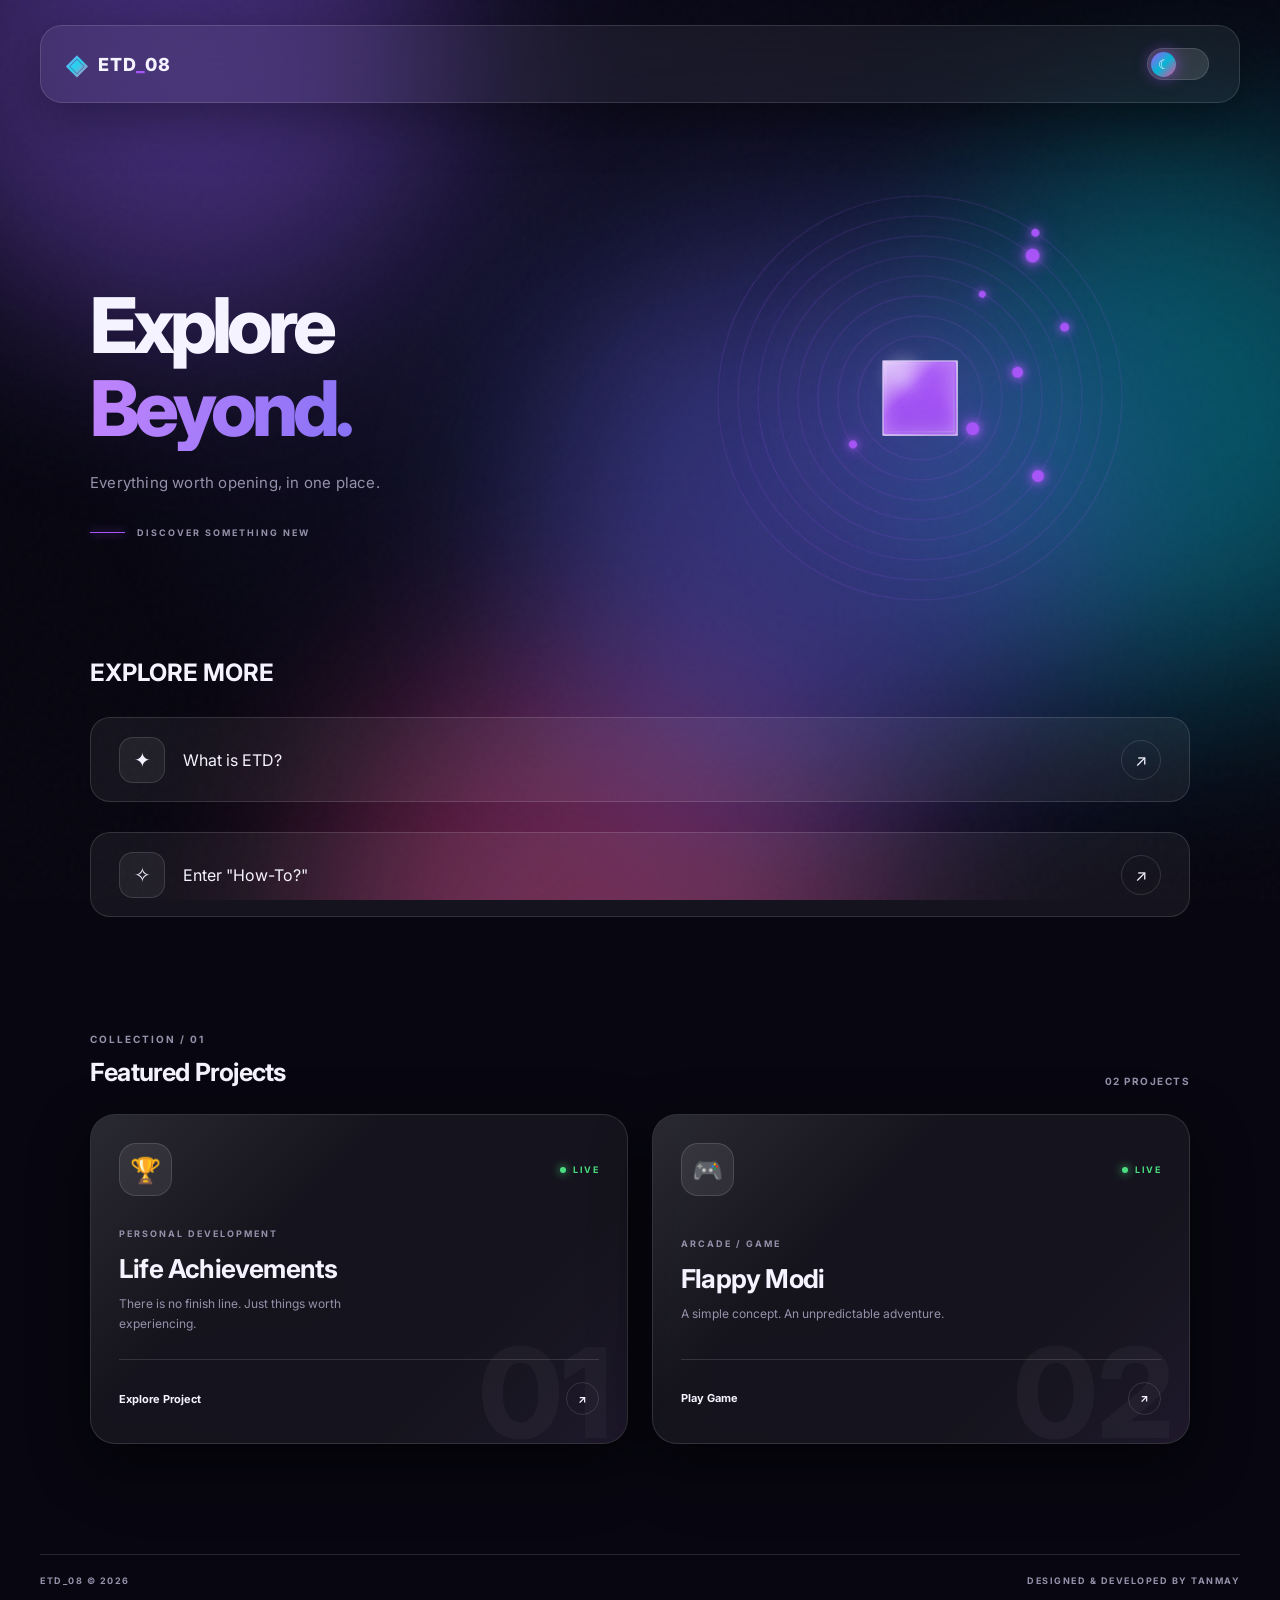
<file: index.html>
<!DOCTYPE html>
<html lang="en">
<head>
  <meta charset="UTF-8">
  <meta name="viewport" content="width=device-width, initial-scale=1.0">
  <meta name="theme-color" content="#070710">
  <meta name="robots" content="noindex">
  <title>ETD_08 | Redirecting</title>
  <style>
    * { box-sizing: border-box; }
    html, body { min-height: 100%; margin: 0; }
    body {
      display: grid; place-items: center; min-height: 100vh;
      background: #070710; color: #f4f2ff;
      font: 500 14px/1.5 Inter, system-ui, sans-serif;
      letter-spacing: .12em; text-align: center;
    }
    .status { opacity: .75; }
    .brand { display: block; margin-bottom: 12px; font-size: 28px; font-weight: 800; letter-spacing: .08em; }
    .brand span { color: #9b5cff; }
  </style>
  <script>
    (() => {
      // Screens up to 767px wide use the mobile-optimised hub.
      const isMobileLayout = window.matchMedia('(max-width: 767px)').matches;
      const destination = isMobileLayout
        ? './Website%20Link%20Hub%20-%20Mobile%20version/'
        : './Website%20Link%20Hub%20-%20Desktop%20version/';
      window.location.replace(destination);
    })();
  </script>
</head>
<body>
  <div>
    <span class="brand">ETD<span>_08</span></span>
    <div class="status">SELECTING YOUR INTERFACE…</div>
    <noscript>
      <p>JavaScript is required for automatic device selection.</p>
      <p><a href="./Website%20Link%20Hub%20-%20Mobile%20version/">Mobile Hub</a> · <a href="./Website%20Link%20Hub%20-%20Desktop%20version/">Desktop Hub</a></p>
    </noscript>
  </div>
</body>
</html>
</file>
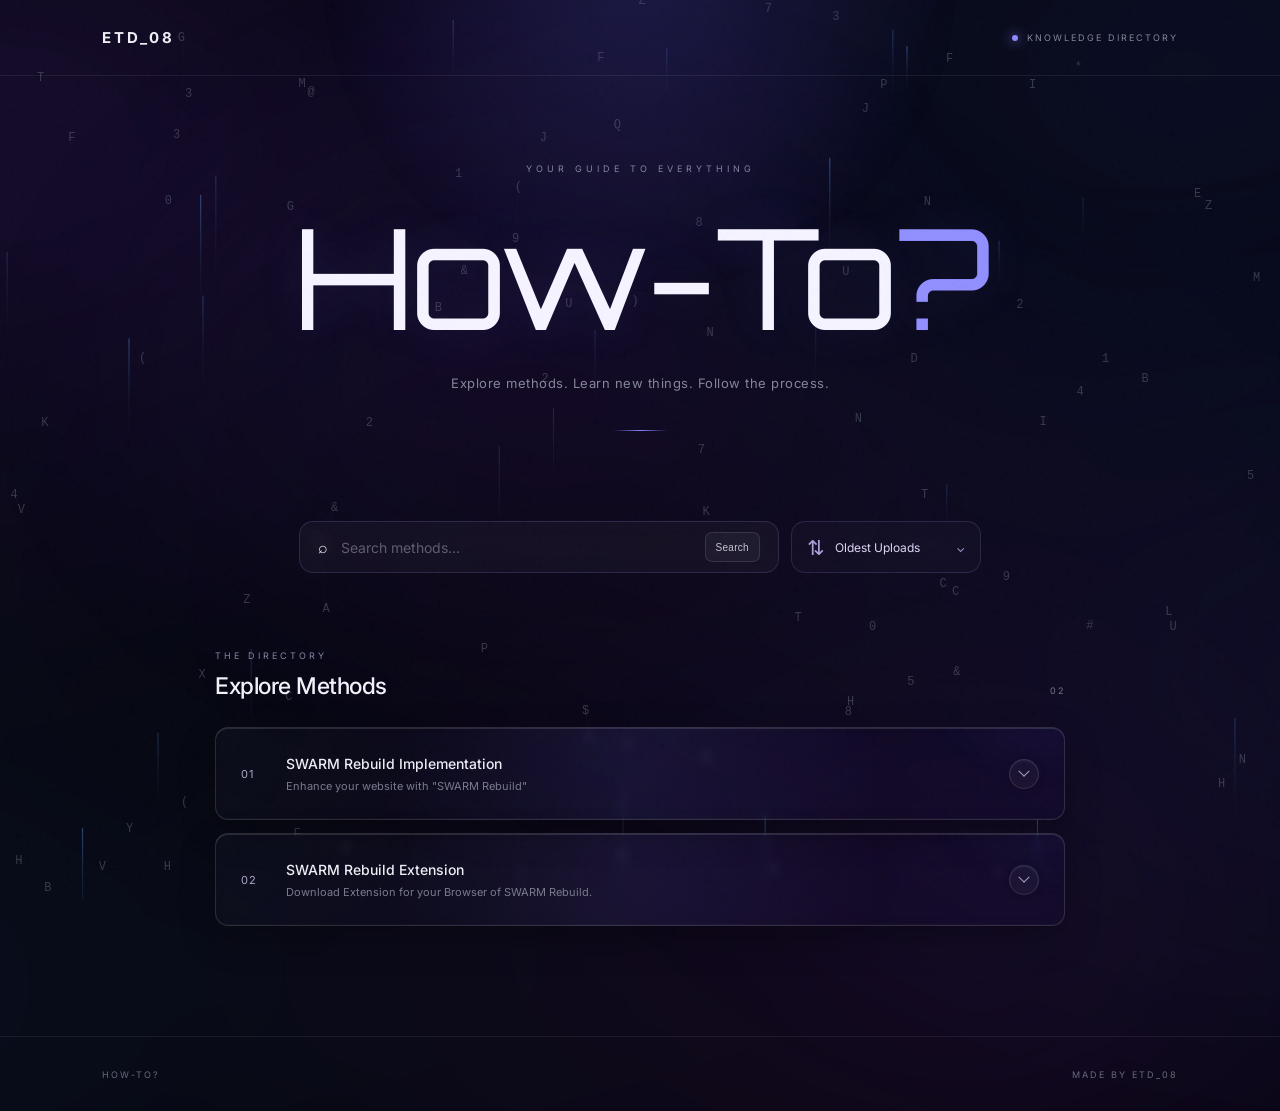
<file: how-to/index.html>
<!DOCTYPE html>
<html lang="en">
<head>
    <meta charset="UTF-8">
    <meta name="viewport" content="width=device-width, initial-scale=1.0">
    <meta name="theme-color" content="#000000">
    <title>How-To? | ETD_08</title>

    <link rel="stylesheet" href="style.css">
</head>

<body>

    <!-- Particle Drift Background -->
<canvas id="particle-canvas" aria-hidden="true"></canvas>

<!-- Background -->
<div class="ambient-glow"></div>
<div class="noise-overlay"></div>

    <!-- Background -->
    <div class="ambient-glow"></div>
    <div class="noise-overlay"></div>

    <!-- Navigation -->
    <header class="navbar">
        <a href="https://etd08.github.io/ETD_08/" class="brand">
            ETD_08
        </a>

        <div class="nav-right">
            <span class="nav-status">
                <span class="status-dot"></span>
                KNOWLEDGE DIRECTORY
            </span>
        </div>
    </header>

    <!-- Hero -->
    <main>

        <section class="hero">
            <div class="hero-content">

                <span class="hero-tag">
                    YOUR GUIDE TO EVERYTHING
                </span>

                <h1>How-To<span>?</span></h1>

                <p>
                    Explore methods. Learn new things.
                    Follow the process.
                </p>

                <div class="hero-line"></div>

            </div>
        </section>

        <!-- SEARCH + SORT CONTROLS -->
    <div class="search-wrapper">

    <div class="search-box">
        <span class="search-icon">⌕</span>

        <input
            type="search"
            id="method-search"
            placeholder="Search methods..."
            autocomplete="off"
        >

        <span class="search-shortcut"><button class="search-btn"><span>Search</span></button></span>
    </div>

    <div class="sort-box" id="sort-container">

    <span class="sort-icon">⇅</span>

    <button class="sort-trigger" id="sort-trigger" type="button">
        <span id="sort-label">Oldest Uploads</span>
        <span class="sort-chevron">⌄</span>
    </button>

    <div class="sort-options" id="sort-options">
        <button type="button" data-sort="az">A-Z</button>
        <button type="button" data-sort="za">Z-A</button>
        <button type="button" data-sort="latest">Latest Uploads</button>
        <button type="button" data-sort="oldest" class="selected">Oldest Uploads</button>
    </div>

    </div>

    </div>

        <!-- Methods -->
        <section class="methods-section">

            <div class="section-heading">
                <div>
                    <span class="section-label">THE DIRECTORY</span>
                    <h2>Explore Methods</h2>
                </div>

                <span class="section-count" id="method-count">
                    <span id="method-count">00</span>
                </span>
            </div>

            <div class="method-list" id="method-list">

                <!-- METHOD 01 -->
                <article class="method-card">

                    <div class="card-main">
                        <div class="card-number">01</div>

                        <div class="card-title">
                            <h3>SWARM Rebuild Implementation</h3>
                            <p>Enhance your website with "SWARM Rebuild"</p>
                        </div>

                        <div class="card-indicator">
                            <span></span>
                        </div>
                    </div>

                    <div class="card-expand">
                        <div class="card-content">
                            <span class="content-label">DESCRIPTION</span>

                            <p class="description">
                                SWARM Rebuild is a method that allows you to enhance your website by implementing some degital Ai arrows in your website which starts rebuilding your websites. Click "Follow Method" to learn how to implement it in your website.
                            </p>

                            <div class="card-actions">
                                <button class="contract-btn">
                                    <span>−</span> Contract Tab
                                </button>

                                <a class="follow-btn" href="https://docs.google.com/document/d/1C2RlsuGxpxHZXhoawlSW7krB8KBP_LrSSh80is9oW9g/edit?usp=sharing">
                                    Follow Method <span>↗</span>
                                </a>
                            </div>
                        </div>
                    </div>

                </article>

                <!-- METHOD 02 -->
                <article class="method-card">

                    <div class="card-main">
                        <div class="card-number">02</div>

                        <div class="card-title">
                            <h3>SWARM Rebuild Extension</h3>
                            <p>Download Extension for your Browser of SWARM Rebuild.</p>
                        </div>

                        <div class="card-indicator">
                            <span></span>
                        </div>
                    </div>

                    <div class="card-expand">
                        <div class="card-content">
                            <span class="content-label">DESCRIPTION</span>

                            <p class="description">
                                Their is SWARM Rebuild Extention allows you to make any website all over the internet rebuild like SWARM Rebuild. Click "Follow Method" to install the Extention to your browser.
                            </p>

                            <div class="card-actions">
                                <button class="contract-btn">
                                    <span>−</span> Contract Tab
                                </button>

                                <a class="follow-btn" href="https://chromewebstore.google.com/detail/diaeaocnhdhbknkbfbnkjikfcgokainm?utm_source=item-share-cb">
                                    Follow Method <span>↗</span>
                                </a>
                            </div>
                        </div>
                    </div>

                </article>

            </div>

        </section>

    </main>

    <!-- Footer -->
    <footer>
        <span>HOW-TO?</span>
        <span>MADE BY ETD_08</span>
    </footer>

    <script src="script.js"></script>
</body>
</html>
</file>
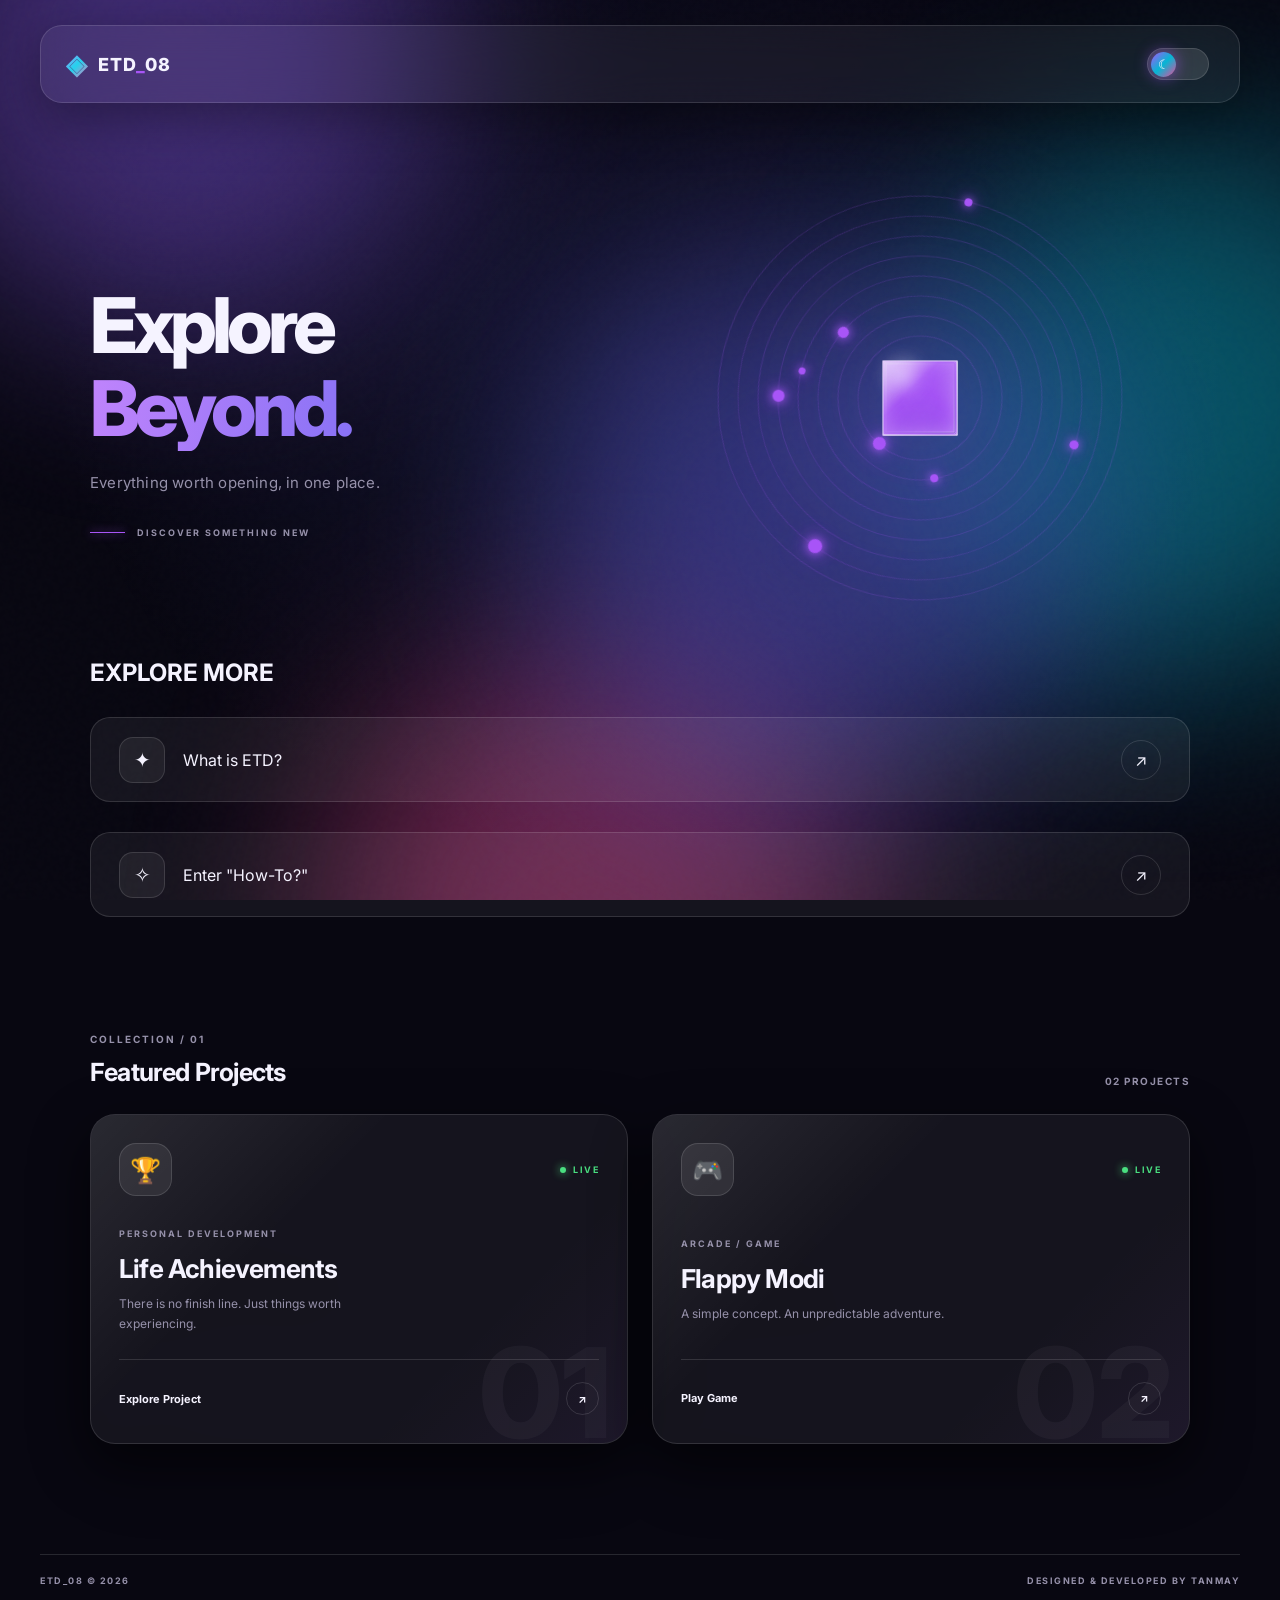
<file: Website Link Hub - Desktop version/index.html>
<!DOCTYPE html>
<html lang="en">
<head>
    <meta charset="UTF-8">
    <meta name="viewport" content="width=device-width, initial-scale=1.0">
    <meta name="theme-color" content="#080711">

    <title>ETD_08</title>

    <script>
        (() => {
            const isMobile = window.matchMedia("(max-width: 767px)").matches;

                if (isMobile) {
                    window.location.replace(
                        "../Website%20Link%20Hub%20-%20Mobile%20version/"
                    );
                }
        })();
    </script>

    <link rel="stylesheet" href="style.css">

    <link rel="preconnect" href="https://fonts.googleapis.com">
    <link rel="preconnect" href="https://fonts.gstatic.com" crossorigin>

    <link href="https://fonts.googleapis.com/css2?family=Inter:wght@400;500;600;700;800&display=swap" rel="stylesheet">
</head>

<body>

    <!-- BACKGROUND -->
    <div class="ambient-background">
        <div class="gradient-orb orb-one"></div>
        <div class="gradient-orb orb-two"></div>
        <div class="gradient-orb orb-three"></div>
        <div class="gradient-orb orb-four"></div>
    </div>

    <div class="noise-overlay"></div>

    <!-- NAVIGATION -->
    
<header class="topbar">

    <div class="brand">
        <span class="brand-symbol">◈</span>
        <span>ETD<span class="brand-dash">_</span>08</span>
    </div>

    <div class="nav-actions">

        <button class="theme-switch"
                id="themeToggle"
                aria-label="Toggle theme">

            <span class="theme-track">
                <span class="theme-indicator" id="themeIndicator">
                    <span id="themeIcon">☾</span>
                </span>
            </span>

        </button>

    </div>

</header>



    <!-- MAIN CONTENT -->
    <main class="main-container">

        
<section class="hero-section">

    <!-- LEFT CONTENT -->

    <div class="hero-content">

        <h1>
            Explore
            <span class="gradient-text">Beyond.</span>
        </h1>

        <p class="hero-description">
            Everything worth opening, in one place.
        </p>

        <div class="hero-decoration">
            <span class="decoration-line"></span>
            <span>DISCOVER SOMETHING NEW</span>
        </div>

    </div>


    <!-- RIGHT ORBITAL MODEL -->

    <div class="orbital-stage" id="orbitalStage">

    <!-- Light emitted from the centre -->
    <div class="orbital-aura"></div>

    <!-- Eight independent planetary orbits -->
    <div class="planet-orbit orbit-1"><span class="planet"></span></div>
    <div class="planet-orbit orbit-2"><span class="planet"></span></div>
    <div class="planet-orbit orbit-3"><span class="planet"></span></div>
    <div class="planet-orbit orbit-4"><span class="planet"></span></div>
    <div class="planet-orbit orbit-5"><span class="planet"></span></div>
    <div class="planet-orbit orbit-6"><span class="planet"></span></div>
    <div class="planet-orbit orbit-7"><span class="planet"></span></div>
    <div class="planet-orbit orbit-8"><span class="planet"></span></div>

    <!-- Energy cube -->
    <button class="energy-core" id="energyCore"
        aria-label="Change energy colour"
        title="Change energy colour">

        <span class="core-light"></span>

        <span class="core-cube">
            <span class="cube-face cube-front"></span>
            <span class="cube-face cube-back"></span>
            <span class="cube-face cube-right"></span>
            <span class="cube-face cube-left"></span>
            <span class="cube-face cube-top"></span>
            <span class="cube-face cube-bottom"></span>
        </span>

        <span class="core-highlight"></span>

    </button>

</div>

</section>

<!-- EXPLORE MORE -->
<section class="explore-more-section">

    <div class="explore-more-heading">
        <h2>EXPLORE MORE</h2>
    </div>

    <!-- WHAT IS ETD -->
    <div class="howto-container">
        <a href="https://etd08.github.io/ETD_08/About-ETD/" class="howto-button">
            <div class="howto-left">
                <span class="howto-icon">✦</span>
                <span class="howto-text">What is ETD?</span>
            </div>
            <span class="howto-arrow">↗</span>
        </a>
    </div>

    <!-- HOW-TO -->
    <div class="howto-container">
        <a href="https://etd08.github.io/ETD_08/how-to/" class="howto-button">
            <div class="howto-left">
                <span class="howto-icon">✧</span>
                <span class="howto-text">Enter "How-To?"</span>
            </div>
            <span class="howto-arrow">↗</span>
        </a>
    </div>

</section>

        <!-- PROJECT COLLECTION -->
        <section class="collection-section">

            <div class="section-heading">

                <div>
                    <span class="section-eyebrow">COLLECTION / 01</span>
                    <h2>Featured Projects</h2>
                </div>

                <span class="collection-count">02 PROJECTS</span>

            </div>


            
<div class="project-grid">

    <!-- LIFE ACHIEVEMENTS -->
    <a href="https://hiber-loop.github.io/Life-Achievements/"
       target="_blank"
       rel="noopener noreferrer"
       class="project-card"
       data-tilt>

        <div class="flip-inner">

            <div class="card-face card-front">

                <div class="card-top">
                    <span class="project-icon">🏆</span>

                    <span class="project-status">
                        <span></span> LIVE
                    </span>
                </div>

                <div class="card-content">

                    <span class="project-category">
                        PERSONAL DEVELOPMENT
                    </span>

                    <h3>Life Achievements</h3>

                    <p>
                        There is no finish line.
                        Just things worth experiencing.
                    </p>

                </div>

                <div class="card-bottom">
                    <span>Explore Project</span>
                    <span class="arrow-circle">↗</span>
                </div>

                <div class="card-number">01</div>

            </div>

            <div class="card-face card-back">

                <span class="back-icon">🏆</span>

                <span class="project-category">PROJECT / 01</span>

                <h3>Life Achievements</h3>

                <p>
                    Ready to explore your next achievement?
                </p>

                <span class="back-action">
                    OPEN PROJECT ↗
                </span>

            </div>

        </div>

    </a>


    <!-- FLAPPY MODI -->
    <a href="https://tanmay478.github.io/Flappy-Modi/"
       target="_blank"
       rel="noopener noreferrer"
       class="project-card"
       data-tilt>

        <div class="flip-inner">

            <div class="card-face card-front">

                <div class="card-top">
                    <span class="project-icon">🎮</span>

                    <span class="project-status">
                        <span></span> LIVE
                    </span>
                </div>

                <div class="card-content">

                    <span class="project-category">
                        ARCADE / GAME
                    </span>

                    <h3>Flappy Modi</h3>

                    <p>
                        A simple concept.
                        An unpredictable adventure.
                    </p>

                </div>

                <div class="card-bottom">
                    <span>Play Game</span>
                    <span class="arrow-circle">↗</span>
                </div>

                <div class="card-number">02</div>

            </div>

            <div class="card-face card-back">

                <span class="back-icon">🎮</span>

                <span class="project-category">PROJECT / 02</span>

                <h3>Flappy Modi</h3>

                <p>
                    Ready for an unpredictable adventure?
                </p>

                <span class="back-action">
                    PLAY GAME ↗
                </span>

            </div>

        </div>

    </a>

</div>

        </section>

    </main>


    <!-- FOOTER -->
    <footer class="footer">

        <span>ETD_08 © 2026</span>

        <span>DESIGNED & DEVELOPED BY TANMAY</span>

    </footer>


    <script src="script.js"></script>

</body>
</html>
</file>
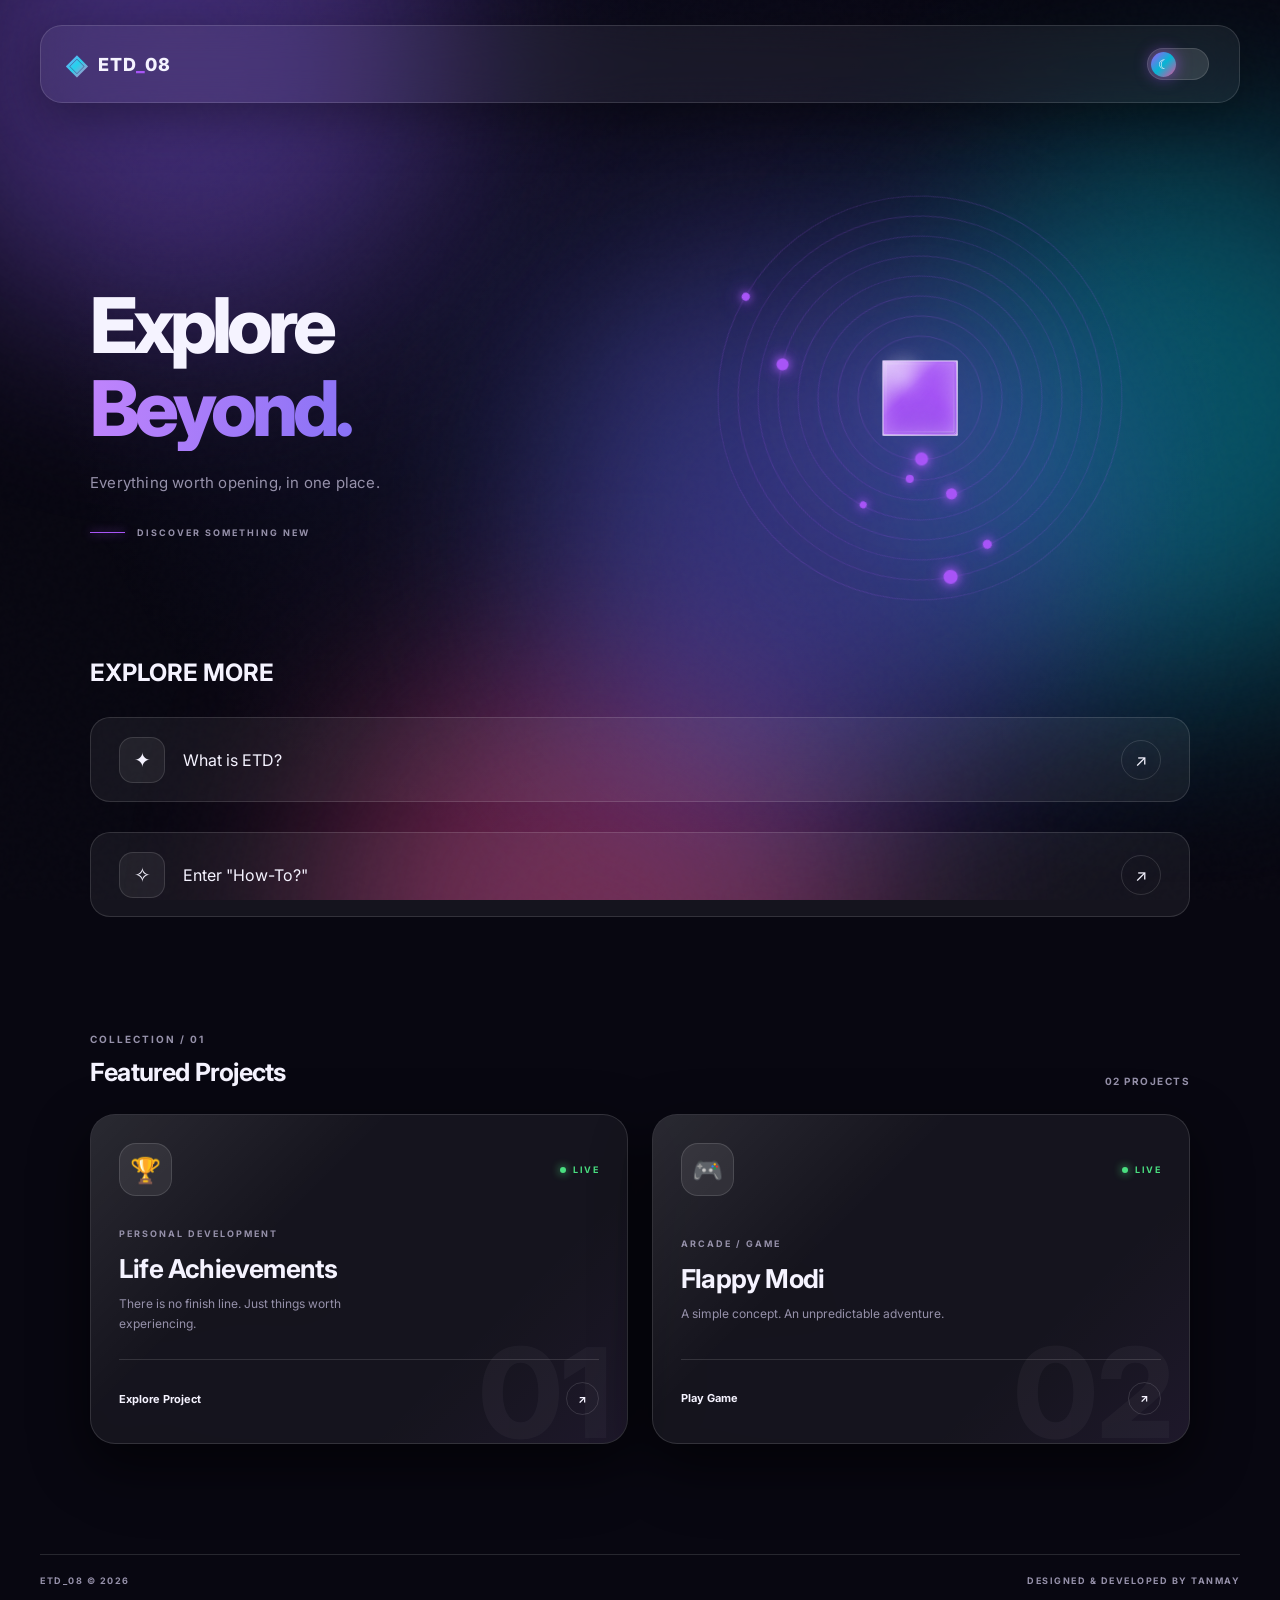
<file: Website Link Hub - Mobile version/index.html>
<!DOCTYPE html>
<html lang="en">
<head>
  <meta charset="UTF-8">
  <meta name="viewport" content="width=device-width, initial-scale=1.0">
  <meta name="theme-color" content="#0b0d14">
  <meta name="description" content="ETD_08 — The Digital Collection">
  <title>ETD_08</title>

  <link rel="stylesheet" href="style.css">

  <script>
    (() => {
      const isDesktop = window.matchMedia("(min-width: 768px)").matches;

        if (isDesktop) {
          window.location.replace(
            "../Website%20Link%20Hub%20-%20Desktop%20version/"
          );
        }
    })();
  </script>

  <script src="script.js" defer></script>
</head>
<body class="is-loading">


<!-- SCI-FI BOOT SCREEN -->
<div class="boot-screen" id="bootScreen">
  <div class="boot-grid"></div>
  <div class="boot-scanline"></div>

  <div class="boot-content">
    <div class="boot-top-label">
      <span class="boot-live-dot"></span>
      ETD_08 // SYSTEM BOOT
    </div>

    <div class="reactor">
      <div class="reactor-ring ring-one"></div>
      <div class="reactor-ring ring-two"></div>
      <div class="reactor-ring ring-three"></div>
      <div class="reactor-cross cross-one"></div>
      <div class="reactor-cross cross-two"></div>

      <div class="reactor-core">
        <span>08</span>
      </div>
    </div>

    <h1 class="boot-title">ETD<span>_08</span></h1>
    <p class="boot-subtitle">THE DIGITAL COLLECTION</p>

    <div class="boot-progress">
      <div class="boot-progress-fill"></div>
    </div>

    <div class="boot-progress-info">
      <span id="bootStatus">INITIALIZING SYSTEM</span>
      <span id="bootPercent">00%</span>
    </div>

    <div class="boot-terminal">
      <span class="terminal-arrow">›</span>
      <span id="bootMessage">Establishing secure connection...</span>
      <span class="terminal-cursor"></span>
    </div>

    <div class="boot-footer">
      <span>SYS.V08.26</span>
      <span>MADE BY TANMAY</span>
      <span>ALL SYSTEMS GO</span>
    </div>
  </div>
</div>
<!-- END BOOT SCREEN -->

  <div class="ambient ambient-one"></div>
  <div class="ambient ambient-two"></div>
  <div class="ambient ambient-three"></div>

  <header class="topbar">
    <a href="#" class="mini-brand">ETD<span>_08</span></a>

    
<div class="header-actions">

  <a
    href="https://etd08.github.io/ETD_08/how-to/"
    class="desktop-button glass"
    target="_blank"
    rel="noopener noreferrer"
  >
    <span class="how-to-icon">↗</span>
    <span>Enter "How-To?"</span>
  </a>

  <button
    class="theme-toggle glass"
    id="themeToggle"
    type="button"
    aria-label="Toggle color theme"
    title="Toggle dark/light mode"
  >
    <span id="themeIcon">☼</span>
  </button>

</div>

  </header>

  <main class="container">

    <section class="hero">
      <div class="eyebrow">
        <span class="status-dot"></span>
        WEBSPACE HUB
      </div>

      <h1>ETD<span>_08</span></h1>
      <p class="subtitle">The Digital Collection</p>

      <div class="hero-line"></div>

      <p class="intro">
        A collection of things I've built.
      </p>
    </section>

    <section class="collection">
      <div class="section-heading">
        <div>
          <p class="section-label">ALL LIVE</p>
          <h2>Websites</h2>
        </div>

        <span class="site-count" id="siteCount">01 PROJECT</span>
      </div>

      <div class="site-list" id="siteList">
        <!-- Website entries are generated by script.js -->
      </div>
    </section>

    <footer class="footer">
      <div class="footer-line"></div>
      <p>ETD_08 <span>·</span> MADE BY TANMAY</p>
      <p class="footer-note">Every project starts somewhere.</p>
    </footer>

  </main>

</body>
</html>
</file>
<file: how-to/style.css>
/* =====================================
   HOW-TO? — ETD_08
   MAIN STYLESHEET
===================================== */

@import url('https://fonts.googleapis.com/css2?family=Orbitron:wght@400;500;600;700;800&family=Inter:wght@300;400;500;600;700&display=swap');

.hero h1 {
    font-family: "Orbitron", sans-serif !important;
    font-weight: 400;
}

:root {
    --background: #000000;
    --text: #f1f1f7;
    --muted: #77798b;
    --accent: #9c9bff;
    --glass: rgba(255, 255, 255, 0.035);
    --border: rgba(255, 255, 255, 0.09);
}

* {
    margin: 0;
    padding: 0;
    box-sizing: border-box;
}

html {
    scroll-behavior: smooth;
}

body {
    min-height: 100vh;
    background: var(--background);
    color: var(--text);
    font-family: 'Inter', 'Segoe UI', sans-serif;
    overflow-x: hidden;
    position: relative;
}

/* =====================================
   BACKGROUND
===================================== */

.ambient-glow {
    position: fixed;
    width: 650px;
    height: 650px;
    top: -350px;
    left: 50%;
    transform: translateX(-50%);
    background: radial-gradient(
        circle,
        rgba(84, 76, 190, 0.14),
        transparent 70%
    );
    pointer-events: none;
    z-index: -1;
}

.noise-overlay {
    position: fixed;
    inset: 0;
    opacity: 0.025;
    pointer-events: none;
    z-index: 10;
    background-image: url("data:image/svg+xml,%3Csvg viewBox='0 0 180 180' xmlns='http://www.w3.org/2000/svg'%3E%3Cfilter id='n'%3E%3CfeTurbulence type='fractalNoise' baseFrequency='.9' numOctaves='3' stitchTiles='stitch'/%3E%3C/filter%3E%3Crect width='100%25' height='100%25' filter='url(%23n)' opacity='.35'/%3E%3C/svg%3E");
}

/* =====================================
   NAVIGATION
===================================== */

.navbar {
    height: 76px;
    padding: 0 8%;
    display: flex;
    align-items: center;
    justify-content: space-between;
    border-bottom: 1px solid rgba(255,255,255,0.07);
    position: relative;
    z-index: 5;
}

.brand {
    color: #eeeeF5;
    text-decoration: none;
    font-size: 15px;
    font-weight: 700;
    letter-spacing: 3px;
    transition: 0.3s ease;
}

.brand:hover {
    color: var(--accent);
    text-shadow: 0 0 18px rgba(156,155,255,0.5);
}

.nav-status {
    display: flex;
    align-items: center;
    gap: 9px;
    font-size: 9px;
    letter-spacing: 2px;
    color: #85869a;
}

.status-dot {
    width: 6px;
    height: 6px;
    border-radius: 50%;
    background: #8e8aff;
    box-shadow: 0 0 12px #8e8aff;
}

/* =====================================
   HERO
===================================== */

.hero {
    min-height: 410px;
    display: flex;
    justify-content: center;
    align-items: center;
    text-align: center;
    padding: 80px 20px 65px;
}

.hero-content {
    animation: heroReveal 1s ease both;
}

.hero-tag {
    display: inline-block;
    font-size: 9px;
    letter-spacing: 4px;
    color: #85849f;
    margin-bottom: 25px;
}

.hero h1 {
    font-family: 'Orien', sans-serif;
    font-size: clamp(75px, 12vw, 140px);
    font-weight: normal;
    line-height: 1.1;
    letter-spacing: -3px;
    color: #f4f3ff;
    text-shadow: 0 0 45px rgba(133, 128, 255, 0.13);
}

.hero h1 span {
    color: #9290ff;
}

.hero p {
    margin-top: 19px;
    color: #85869a;
    font-size: 13px;
    letter-spacing: 0.5px;
    line-height: 1.8;
}

.hero-line {
    width: 55px;
    height: 1px;
    margin: 35px auto 0;
    background: linear-gradient(
        90deg,
        transparent,
        #8583ff,
        transparent
    );
}

/* =====================================
   METHODS SECTION
===================================== */

.methods-section {
    width: min(850px, 84%);
    margin: 0 auto;
    padding: 35px 0 110px;
}

.section-heading {
    display: flex;
    justify-content: space-between;
    align-items: end;
    margin-bottom: 27px;
}

.section-label {
    font-size: 9px;
    letter-spacing: 3px;
    color: #8585a3;
}

.section-heading h2 {
    margin-top: 9px;
    font-size: 23px;
    font-weight: 500;
    letter-spacing: -0.5px;
}

.section-count {
    color: #74758a;
    font-size: 9px;
    letter-spacing: 2px;
    padding-bottom: 4px;
}

/* =====================================
   METHOD CARDS
===================================== */

.method-list {
    display: flex;
    flex-direction: column;
    gap: 13px;
}

.method-card {
    position: relative;
    border: 1px solid var(--border);
    border-radius: 13px;
    background: var(--glass);
    backdrop-filter: blur(18px);
    -webkit-backdrop-filter: blur(18px);
    overflow: hidden;
    transition:
        border-color 0.4s ease,
        background 0.4s ease,
        box-shadow 0.4s ease;
}

.method-card:hover {
    border-color: rgba(150, 145, 255, 0.28);
    background: rgba(255,255,255,0.045);
}

.method-card.active {
    border-color: rgba(151, 146, 255, 0.42);
    background: rgba(90, 85, 150, 0.07);
    box-shadow: 0 10px 45px rgba(70, 60, 180, 0.08);
}

/* Card Header */

.card-main {
    min-height: 91px;
    padding: 19px 25px;
    display: flex;
    align-items: center;
    gap: 22px;
    cursor: pointer;
}

.card-number {
    font-size: 11px;
    letter-spacing: 1px;
    color: #777994;
    min-width: 23px;
}

.card-title {
    flex: 1;
}

.card-title h3 {
    font-size: 14px;
    font-weight: 500;
    color: #ededf5;
}

.card-title p {
    font-size: 11px;
    color: #797b8f;
    margin-top: 7px;
}

.card-indicator {
    width: 30px;
    height: 30px;
    border: 1px solid rgba(255,255,255,0.12);
    border-radius: 50%;
    display: grid;
    place-items: center;
    transition: 0.4s ease;
}

.card-indicator span {
    width: 8px;
    height: 8px;
    border-right: 1px solid #a3a2b7;
    border-bottom: 1px solid #a3a2b7;
    transform: rotate(45deg) translate(-2px, -2px);
    transition: 0.4s ease;
}

.method-card.active .card-indicator {
    background: rgba(145, 140, 255, 0.13);
    border-color: rgba(145, 140, 255, 0.4);
}

.method-card.active .card-indicator span {
    transform: rotate(225deg) translate(-2px, -2px);
}

/* =====================================
   EXPANSION ANIMATION
===================================== */

.card-expand {
    display: grid;
    grid-template-rows: 0fr;
    transition: grid-template-rows 0.5s cubic-bezier(.2,.8,.2,1);
}

.method-card.active .card-expand {
    grid-template-rows: 1fr;
}

.card-content {
    min-height: 0;
    overflow: hidden;
    opacity: 0;
    transform: translateY(-8px);
    transition:
        opacity 0.35s ease,
        transform 0.45s ease;
}

.method-card.active .card-content {
    opacity: 1;
    transform: translateY(0);
}

.card-content::before {
    content: "";
    display: block;
    height: 1px;
    margin: 0 25px;
    background: rgba(255,255,255,0.07);
}

.content-label {
    display: block;
    padding: 23px 25px 0;
    color: #9995df;
    font-size: 9px;
    letter-spacing: 2.5px;
}

.description {
    padding: 12px 25px 23px;
    color: #a1a1b0;
    font-size: 12px;
    line-height: 1.9;
    max-width: 650px;
}

/* =====================================
   BUTTONS
===================================== */

.card-actions {
    display: flex;
    gap: 10px;
    padding: 0 25px 24px;
}

.contract-btn,
.follow-btn {
    min-height: 39px;
    padding: 0 17px;
    border-radius: 7px;
    font-size: 10px;
    letter-spacing: 0.4px;
    display: flex;
    align-items: center;
    justify-content: center;
    gap: 8px;
    text-decoration: none;
    cursor: pointer;
    transition: 0.3s ease;
}

.contract-btn {
    background: rgba(255,255,255,0.045);
    border: 1px solid rgba(255,255,255,0.11);
    color: #c5c5d2;
}

.contract-btn:hover {
    background: rgba(255,255,255,0.1);
    border-color: rgba(255,255,255,0.25);
}

.follow-btn {
    background: #d9d8ff;
    color: #11111c;
    border: 1px solid #d9d8ff;
}

.follow-btn:hover {
    background: #ffffff;
    box-shadow: 0 0 22px rgba(160,155,255,0.2);
    transform: translateY(-2px);
}

/* =====================================
   FOOTER
===================================== */

footer {
    min-height: 75px;
    padding: 20px 8%;
    border-top: 1px solid rgba(255,255,255,0.07);
    display: flex;
    justify-content: space-between;
    align-items: center;
    color: #686a7d;
    font-size: 9px;
    letter-spacing: 2px;
}

/* =====================================
   ANIMATIONS
===================================== */

@keyframes heroReveal {
    from {
        opacity: 0;
        transform: translateY(20px);
    }

    to {
        opacity: 1;
        transform: translateY(0);
    }
}

/* =====================================
   MOBILE RESPONSIVENESS
===================================== */

@media (max-width: 600px) {

    .navbar {
        height: 65px;
        padding: 0 6%;
    }

    .brand {
        font-size: 13px;
    }

    .nav-status {
        font-size: 7px;
        letter-spacing: 1.2px;
    }

    .hero {
        min-height: 340px;
        padding: 65px 15px;
    }

    .hero h1 {
        font-size: clamp(72px, 19vw, 105px);
    }

    .hero-tag {
        font-size: 8px;
        letter-spacing: 2.5px;
    }

    .hero p {
        font-size: 11px;
        max-width: 280px;
        margin-left: auto;
        margin-right: auto;
    }

    .methods-section {
        width: 89%;
        padding-bottom: 75px;
    }

    .section-heading h2 {
        font-size: 19px;
    }

    .section-count {
        font-size: 8px;
    }

    .card-main {
        min-height: 82px;
        padding: 16px;
        gap: 14px;
    }

    .card-title h3 {
        font-size: 12px;
    }

    .card-title p {
        font-size: 10px;
    }

    .card-indicator {
        width: 27px;
        height: 27px;
    }

    .content-label {
        padding: 20px 17px 0;
    }

    .description {
        padding: 11px 17px 20px;
        font-size: 11px;
    }

    .card-content::before {
        margin: 0 17px;
    }

    .card-actions {
        padding: 0 17px 19px;
        gap: 8px;
    }

    .contract-btn,
    .follow-btn {
        flex: 1;
        padding: 0 9px;
        font-size: 9px;
        min-height: 38px;
    }

    footer {
        padding: 20px 6%;
        font-size: 8px;
        letter-spacing: 1px;
    }
}

@media (prefers-reduced-motion: reduce) {
    *,
    *::before,
    *::after {
        scroll-behavior: auto !important;
        transition-duration: 0.01ms !important;
        animation-duration: 0.01ms !important;
    }
}


/* =========================================
   HOW-TO? — LIQUID GLASS SYSTEM
========================================= */

/* Glass card foundation */

.method-card {
    isolation: isolate;
    position: relative;
    overflow: hidden;

    background:
        linear-gradient(
            145deg,
            rgba(255,255,255,0.075),
            rgba(255,255,255,0.018) 42%,
            rgba(105,95,190,0.035)
        );

    border: 1px solid rgba(255,255,255,0.13);

    box-shadow:
        inset 0 1px 0 rgba(255,255,255,0.12),
        inset 0 -1px 0 rgba(255,255,255,0.025),
        0 12px 35px rgba(0,0,0,0.28);

    backdrop-filter: blur(24px) saturate(150%);
    -webkit-backdrop-filter: blur(24px) saturate(150%);

    transition:
        border-color 0.5s ease,
        background 0.5s ease,
        box-shadow 0.5s ease,
        transform 0.5s cubic-bezier(.2,.8,.2,1);
}

/* Moving reflective surface */

.method-card::before {
    content: "";
    position: absolute;
    inset: 0;
    z-index: 0;
    pointer-events: none;

    background:
        linear-gradient(
            115deg,
            transparent 15%,
            rgba(255,255,255,0.025) 30%,
            rgba(255,255,255,0.11) 48%,
            rgba(170,160,255,0.08) 52%,
            transparent 75%
        );

    background-size: 220% 100%;
    background-position: 100% 0;

    opacity: 0;
    transition: opacity 0.5s ease;
}

/* Ambient purple-blue reflection */

.method-card::after {
    content: "";
    position: absolute;
    width: 240px;
    height: 160px;
    top: -100px;
    right: -100px;
    z-index: 0;
    pointer-events: none;

    background: radial-gradient(
        ellipse,
        rgba(112,105,255,0.16),
        rgba(80,130,255,0.055) 40%,
        transparent 72%
    );

    filter: blur(15px);
    opacity: 0.45;

    transition:
        opacity 0.5s ease,
        transform 0.8s ease;
}

/* Keep content above reflections */

.method-card > * {
    position: relative;
    z-index: 1;
}

/* Hover state */

.method-card:hover {
    transform: translateY(-2px);

    border-color: rgba(183,176,255,0.32);

    box-shadow:
        inset 0 1px 0 rgba(255,255,255,0.19),
        inset 0 0 25px rgba(150,140,255,0.035),
        0 15px 45px rgba(35,30,100,0.18);
}

.method-card:hover::before {
    opacity: 1;
    animation: liquidReflection 1.8s ease forwards;
}

.method-card:hover::after {
    opacity: 1;
    transform: translate(-30px, 25px) scale(1.25);
}

@keyframes liquidReflection {
    from {
        background-position: 100% 0;
    }

    to {
        background-position: 0% 0;
    }
}

/* Expanded glass */

.method-card.active {
    background:
        linear-gradient(
            140deg,
            rgba(105,95,190,0.11),
            rgba(255,255,255,0.035) 45%,
            rgba(65,90,170,0.055)
        );

    border-color: rgba(172,165,255,0.4);

    box-shadow:
        inset 0 1px 0 rgba(255,255,255,0.2),
        inset 0 0 35px rgba(135,125,255,0.045),
        0 18px 55px rgba(55,45,140,0.17);
}

.method-card.active::after {
    opacity: 1;
    transform: translate(-35px, 25px) scale(1.4);
}

/* Header glass surface */

.card-main {
    position: relative;
    transition: background 0.4s ease;
}

.method-card:hover .card-main {
    background: rgba(255,255,255,0.018);
}

/* Reflective card number */

.card-number {
    color: #aaa9c4;
    text-shadow: 0 0 12px rgba(160,150,255,0.2);
}

/* Glass indicator */

.card-indicator {
    background: rgba(255,255,255,0.035);
    box-shadow:
        inset 0 1px 2px rgba(255,255,255,0.08),
        0 2px 8px rgba(0,0,0,0.2);
}

/* Glass buttons */

.contract-btn {
    background:
        linear-gradient(
            145deg,
            rgba(255,255,255,0.09),
            rgba(255,255,255,0.025)
        );

    box-shadow:
        inset 0 1px 0 rgba(255,255,255,0.12),
        0 3px 10px rgba(0,0,0,0.15);

    backdrop-filter: blur(12px);
    -webkit-backdrop-filter: blur(12px);
}

.contract-btn:hover {
    background: rgba(255,255,255,0.12);
    box-shadow:
        inset 0 1px 0 rgba(255,255,255,0.2),
        0 5px 18px rgba(0,0,0,0.2);
}

/* Follow button reflection */

.follow-btn {
    position: relative;
    overflow: hidden;

    background: linear-gradient(
        120deg,
        #d8d6ff,
        #f0efff,
        #c4c4ff
    );

    box-shadow:
        inset 0 1px 0 rgba(255,255,255,0.8),
        0 3px 15px rgba(130,120,255,0.13);
}

.follow-btn:hover {
    box-shadow:
        inset 0 1px 0 rgba(255,255,255,0.9),
        0 5px 25px rgba(130,120,255,0.3);
}

/* Mobile performance */

@media (max-width: 600px) {
    .method-card {
        backdrop-filter: blur(16px) saturate(135%);
        -webkit-backdrop-filter: blur(16px) saturate(135%);
    }

    .method-card:hover {
        transform: none;
    }

    .method-card::before {
        display: none;
    }
}

/* =========================================
   CURSOR REACTIVE LIQUID LIGHTING
========================================= */

.method-card {
    --mouse-x: 50%;
    --mouse-y: 50%;

    background:
        radial-gradient(
            320px circle at var(--mouse-x) var(--mouse-y),
            rgba(133, 125, 255, 0.13),
            rgba(100, 130, 255, 0.045) 40%,
            transparent 75%
        ),
        linear-gradient(
            145deg,
            rgba(255,255,255,0.075),
            rgba(255,255,255,0.018) 42%,
            rgba(105,95,190,0.035)
        );

    transition:
        border-color 0.4s ease,
        box-shadow 0.4s ease,
        background 0.2s ease;
}

.method-card.cursor-active {
    border-color: rgba(166, 159, 255, 0.42);

    box-shadow:
        inset 0 1px 0 rgba(255,255,255,0.17),
        inset 0 0 25px rgba(145,135,255,0.055),
        0 12px 40px rgba(80,70,190,0.13);
}

/* Moving light reflection */

.method-card.cursor-active::after {
    width: 360px;
    height: 260px;

    top: var(--mouse-y);
    left: var(--mouse-x);
    right: auto;

    transform: translate(-50%, -50%);

    background: radial-gradient(
        circle,
        rgba(155, 145, 255, 0.13),
        rgba(100, 145, 255, 0.055) 35%,
        transparent 70%
    );

    filter: blur(22px);
    opacity: 1;
    transition:
        top 0.12s ease-out,
        left 0.12s ease-out,
        opacity 0.35s ease;
}

@media (max-width: 600px) {
    .method-card.cursor-active::after {
        opacity: 0;
    }

    .method-card.cursor-active {
        box-shadow:
            inset 0 1px 0 rgba(255,255,255,0.12),
            0 8px 25px rgba(80,70,190,0.08);
    }
}

/* =========================================
   3D LIQUID GLASS TILT
========================================= */

.method-card {
    --tilt-x: 0deg;
    --tilt-y: 0deg;

    transform:
        perspective(1000px)
        rotateX(var(--tilt-x))
        rotateY(var(--tilt-y));

    transform-style: preserve-3d;
    will-change: transform;

    transition:
        transform 0.18s ease-out,
        border-color 0.4s ease,
        box-shadow 0.4s ease,
        background 0.2s ease;
}

.method-card:hover {
    transform:
        perspective(1000px)
        rotateX(var(--tilt-x))
        rotateY(var(--tilt-y))
        translateY(-2px);
}

/* Content depth */

.card-main,
.card-content {
    transform: translateZ(12px);
}

/* Glass edge highlight */

.method-card.cursor-active {
    border-color: rgba(180, 174, 255, 0.48);
}

/* Disable tilt on touch devices */

@media (hover: none), (max-width: 600px) {
    .method-card,
    .method-card:hover {
        transform: none;
    }

    .card-main,
    .card-content {
        transform: none;
    }
}

@media (prefers-reduced-motion: reduce) {
    .method-card {
        transform: none !important;
    }
}

/* =========================================
   UPGRADE 04 — LIQUID BORDER FLOW
========================================= */

.method-card {
    --border-radius: 13px;
    position: relative;
    isolation: isolate;
}

/* Animated gradient border layer */

.method-card.active::before {
    content: "";
    position: absolute;
    inset: -1px;
    z-index: 0;
    padding: 1px;
    border-radius: var(--border-radius);

    background: conic-gradient(
        from var(--border-angle, 0deg),
        transparent 0deg,
        transparent 210deg,
        rgba(130, 125, 255, 0.1) 245deg,
        rgba(160, 150, 255, 0.95) 275deg,
        rgba(100, 160, 255, 0.8) 300deg,
        rgba(130, 125, 255, 0.1) 330deg,
        transparent 360deg
    );

    -webkit-mask:
        linear-gradient(#fff 0 0) content-box,
        linear-gradient(#fff 0 0);
    mask:
        linear-gradient(#fff 0 0) content-box,
        linear-gradient(#fff 0 0);

    -webkit-mask-composite: xor;
    mask-composite: exclude;

    pointer-events: none;

    animation: borderFlow 5s linear infinite;
}

@keyframes borderFlow {
    to {
        --border-angle: 360deg;
    }
}

@property --border-angle {
    syntax: "<angle>";
    initial-value: 0deg;
    inherits: false;
}

/* Active border glow */

.method-card.active {
    border-color: rgba(155, 148, 255, 0.3);

    box-shadow:
        inset 0 1px 0 rgba(255,255,255,0.14),
        0 0 18px rgba(110,100,255,0.07),
        0 12px 45px rgba(75,65,190,0.13);
}

/* Smoothly disappear when collapsed */

.method-card:not(.active)::before {
    opacity: 0;
}

/* Mobile optimization */

@media (max-width: 600px) {
    .method-card.active::before {
        animation-duration: 7s;
    }
}

@media (prefers-reduced-motion: reduce) {
    .method-card.active::before {
        animation: none;
    }
}
/* =====================================
   UPGRADE 05 — STAGGERED CONTENT REVEAL
===================================== */

.card-content .content-label,
.card-content .description,
.card-content .card-actions {
    opacity: 0;
    transform: translateY(12px);
    transition:
        opacity 0.45s ease,
        transform 0.55s cubic-bezier(0.2, 0.8, 0.2, 1);
    transition-delay: 0s;
    will-change: opacity, transform;
}

.method-card.active .card-content .content-label {
    opacity: 1;
    transform: translateY(0);
    transition-delay: 0.12s;
}

.method-card.active .card-content .description {
    opacity: 1;
    transform: translateY(0);
    transition-delay: 0.22s;
}

.method-card.active .card-content .card-actions {
    opacity: 1;
    transform: translateY(0);
    transition-delay: 0.34s;
}


/* =====================================
   UPGRADE 06 — BOTTOM RIGHT BUTTONS
===================================== */

.card-content {
    display: flex;
    flex-direction: column;
}

.card-content .card-actions {
    display: flex;
    justify-content: flex-end;
    align-items: center;
    gap: 12px;
    width: 100%;
    margin-top: 28px;
}

.card-content .card-actions button,
.card-content .card-actions a {
    flex-shrink: 0;
}

/* Mobile layout */
@media (max-width: 600px) {
    .card-content .card-actions {
        gap: 8px;
        margin-top: 22px;
    }
}

/* =====================================
   UPGRADE 07 — AMBIENT LIQUID FLOW
===================================== */

html {
    background: #050509;
}

body {
    isolation: isolate;
    overflow-x: hidden;
    background: #050509;
}

/* Main liquid layer */
body::before {
    content: "";
    position: fixed;
    inset: -35%;
    z-index: -1;
    pointer-events: none;

    background:
        radial-gradient(
            ellipse at 20% 30%,
            rgba(91, 45, 190, 0.24),
            transparent 38%
        ),
        radial-gradient(
            ellipse at 75% 25%,
            rgba(45, 65, 180, 0.19),
            transparent 36%
        ),
        radial-gradient(
            ellipse at 65% 80%,
            rgba(120, 45, 190, 0.17),
            transparent 40%
        ),
        radial-gradient(
            ellipse at 15% 85%,
            rgba(45, 80, 170, 0.15),
            transparent 35%
        );

    filter: blur(65px);
    opacity: 0.9;

    animation: liquidAmbient 32s ease-in-out infinite alternate;
    will-change: transform;
}

/* Secondary flowing glow */
body::after {
    content: "";
    position: fixed;
    inset: -35%;
    z-index: -1;
    pointer-events: none;

    background:
        radial-gradient(
            ellipse at 45% 45%,
            rgba(100, 65, 210, 0.13),
            transparent 32%
        ),
        radial-gradient(
            ellipse at 85% 65%,
            rgba(40, 90, 210, 0.12),
            transparent 35%
        );

    filter: blur(85px);
    opacity: 0.8;

    animation: liquidAmbientReverse 25s ease-in-out infinite alternate;
    will-change: transform;
}

/* Organic movement */
@keyframes liquidAmbient {
    0% {
        transform: translate3d(-4%, -3%, 0) rotate(0deg) scale(1);
    }

    30% {
        transform: translate3d(3%, 5%, 0) rotate(8deg) scale(1.08);
    }

    65% {
        transform: translate3d(-2%, 7%, 0) rotate(-6deg) scale(1.03);
    }

    100% {
        transform: translate3d(5%, -4%, 0) rotate(5deg) scale(1.12);
    }
}

@keyframes liquidAmbientReverse {
    0% {
        transform: translate3d(5%, 4%, 0) rotate(-8deg) scale(1.08);
    }

    40% {
        transform: translate3d(-5%, -2%, 0) rotate(6deg) scale(1);
    }

    75% {
        transform: translate3d(3%, -6%, 0) rotate(-4deg) scale(1.1);
    }

    100% {
        transform: translate3d(-4%, 5%, 0) rotate(9deg) scale(1.04);
    }
}

/* Mobile optimization */
@media (max-width: 600px) {
    body::before {
        filter: blur(75px);
        opacity: 0.75;
    }

    body::after {
        filter: blur(90px);
        opacity: 0.65;
    }
}

/* Accessibility */
@media (prefers-reduced-motion: reduce) {
    body::before,
    body::after {
        animation: none;
    }
}

/* =========================================
   UPGRADE 08 — PARTICLE DRIFT BACKGROUND
========================================= */

#particle-canvas {
    position: fixed;
    inset: 0;
    width: 100%;
    height: 100%;
    z-index: 0;
    pointer-events: none;
    opacity: 0.78;
}

/* Keep the website above the particles */

main,
footer {
    position: relative;
    z-index: 1;
}

.navbar {
    z-index: 5;
}

/* Ambient glow blends with the particle field */

.ambient-glow {
    z-index: 0;
    pointer-events: none;
}

/* Keep noise subtle */

.noise-overlay {
    z-index: 10;
}

@media (max-width: 600px) {
    #particle-canvas {
        opacity: 0.58;
    }
}


/* =========================================
   UPGRADE 09 — 50% TRANSLUCENT GLASS
========================================= */

.method-card {
    background:
        radial-gradient(
            320px circle at var(--mouse-x) var(--mouse-y),
            rgba(133, 125, 255, 0.10),
            transparent 75%
        ),
        linear-gradient(
            145deg,
            rgba(255, 255, 255, 0.025),
            rgba(255, 255, 255, 0.005) 50%,
            rgba(105, 95, 190, 0.015)
        );

    backdrop-filter: blur(5px) saturate(120%);
    -webkit-backdrop-filter: blur(5px) saturate(120%);
}

.method-card.active {
    background:
        linear-gradient(
            140deg,
            rgba(105, 95, 190, 0.045),
            rgba(255, 255, 255, 0.012) 50%,
            rgba(65, 90, 170, 0.02)
        );

    backdrop-filter: blur(6px) saturate(125%);
    -webkit-backdrop-filter: blur(6px) saturate(125%);
}

/* =========================================
   UPGRADE 10 — CENTER SEARCH BAR
========================================= */

.search-wrapper {
    width: 100%;
    display: flex;
    justify-content: center;
    padding: 25px 20px 35px;
    position: relative;
    z-index: 2;
}

.search-box {
    width: min(480px, 100%);
    height: 52px;
    display: flex;
    align-items: center;
    gap: 13px;
    padding: 0 18px;

    background: rgba(255, 255, 255, 0.035);
    border: 1px solid rgba(180, 160, 255, 0.16);
    border-radius: 14px;

    backdrop-filter: blur(8px);
    -webkit-backdrop-filter: blur(8px);

    transition: 0.3s ease;
}

.search-box:focus-within {
    border-color: rgba(170, 145, 255, 0.5);
    background: rgba(110, 85, 190, 0.07);
    box-shadow: 0 0 25px rgba(120, 90, 255, 0.10);
}

.search-btn {
    min-height: 30px;
    padding: 0 10px;
    border-radius: 7px;
    font-size: 10px;
    letter-spacing: 0.3px;
    display: flex;
    align-items: center;
    justify-content: center;
    gap: 8px;
    text-decoration: none;
    cursor: pointer;
    transition: 0.3s ease;
}

.search-btn {
    background: rgba(255,255,255,0.045);
    border: 0.5px solid rgba(255,255,255,0.11);
    color: #c5c5d2;
}

.search-btn:hover {
    background: rgba(255,255,255,0.1);
    border-color: rgba(255,255,255,0.25);
}

.search-box input {
    flex: 1;
    min-width: 0;
    background: transparent;
    border: none;
    outline: none;

    color: #fff;
    font: inherit;
    font-size: 14px;
}

.search-box input::placeholder {
    color: rgba(210, 205, 230, 0.4);
}

.search-shortcut {
    font-size: 9px;
    letter-spacing: 1.5px;
    color: rgba(190, 180, 225, 0.4);
}

@media (max-width: 600px) {
    .search-wrapper {
        padding: 18px 16px 25px;
    }

    .search-box {
        height: 48px;
    }

    .search-shortcut {
        display: none;
    }
}

/* =========================================
   UPGRADE 11 — PARTICLE SEARCH TRANSITIONS
========================================= */

.search-particle {
    position: fixed;
    width: 3px;
    height: 3px;
    border-radius: 50%;
    pointer-events: none;
    z-index: 9999;

    background: rgba(190, 165, 255, 0.95);
    box-shadow: 0 0 8px rgba(145, 105, 255, 0.8);

    will-change: transform, opacity;
}

@media (prefers-reduced-motion: reduce) {
    .search-particle {
        display: none;
    }
}

/* =========================================
   UPGRADE 12 — SEARCH + SORT LAYOUT
========================================= */

.search-wrapper {
    width: 100%;
    display: flex;
    justify-content: center;
    align-items: center;
    gap: 12px;
    padding: 25px 20px 35px;
    position: relative;
    z-index: 2;
}

.search-box {
    width: min(480px, 100%);
    flex: 1;
    max-width: 480px;
}

.sort-box {
    height: 52px;
    width: 190px;
    flex-shrink: 0;

    display: flex;
    align-items: center;
    gap: 10px;
    padding: 0 15px;

    background: rgba(255, 255, 255, 0.025);
    border: 1px solid rgba(180, 160, 255, 0.16);
    border-radius: 14px;

    backdrop-filter: blur(8px);
    -webkit-backdrop-filter: blur(8px);

    transition: 0.3s ease;
}

.sort-box:focus-within {
    border-color: rgba(170, 145, 255, 0.5);
    background: rgba(110, 85, 190, 0.07);
}

.sort-icon {
    color: #aaa0d5;
    font-size: 21px;
}

.sort-box select {
    width: 100%;
    background: transparent;
    border: none;
    outline: none;

    color: #ddd6f5;
    font: inherit;
    font-size: 12px;
    cursor: pointer;
}

.sort-box select option {
    background: #171421;
    color: #fff;
}

/* Sorting blur animation */

.method-list.sorting-blur .method-card {
    filter: blur(8px);
    transition: filter 0.6s ease;
    pointer-events: none;
}

/* Mobile layout */

@media (max-width: 600px) {

    .search-wrapper {
        gap: 8px;
        padding: 18px 16px 25px;
    }

    .search-box {
        min-width: 0;
        height: 48px;
        padding: 0 12px;
    }

    .sort-box {
        width: 145px;
        height: 48px;
        padding: 0 10px;
        gap: 6px;
    }

    .sort-box select {
        font-size: 10px;
    }

    .search-shortcut {
        display: none;
    }
}   

/* =========================================
   UPGRADE 13 — CUSTOM LIQUID GLASS DROPDOWN
========================================= */

.sort-box {
    position: relative;
    overflow: visible;
    z-index: 20;
}

.sort-trigger {
    flex: 1;
    display: flex;
    align-items: center;
    justify-content: space-between;
    gap: 8px;

    background: transparent;
    border: none;
    outline: none;

    color: #ddd6f5;
    font: inherit;
    font-size: 12px;
    cursor: pointer;
}

.sort-chevron {
    color: #aaa0d5;
    transition: transform 0.3s ease;
}

.sort-box.open .sort-chevron {
    transform: rotate(180deg);
}

.sort-options {
    position: absolute;
    top: calc(100% + 10px);
    left: 0;
    width: 100%;

    padding: 7px;

    background: rgba(19, 16, 32, 0.94);
    border: 1px solid rgba(180, 150, 255, 0.2);
    border-radius: 13px;

    backdrop-filter: blur(20px);
    -webkit-backdrop-filter: blur(20px);

    box-shadow: 0 12px 35px rgba(0, 0, 0, 0.4);

    opacity: 0;
    visibility: hidden;
    transform: translateY(-8px) scale(0.97);

    transition: 0.25s ease;
}

.sort-box.open .sort-options {
    opacity: 1;
    visibility: visible;
    transform: translateY(0) scale(1);
}

.sort-options button {
    width: 100%;
    padding: 11px 10px;

    display: block;
    text-align: left;

    background: transparent;
    border: none;
    border-radius: 8px;

    color: rgba(225, 215, 255, 0.7);
    font: inherit;
    font-size: 11px;

    cursor: pointer;
    transition: 0.2s ease;
}

.sort-options button:hover {
    color: white;
    background: rgba(145, 110, 255, 0.13);
}

.sort-options button.selected {
    color: #d1baff;
    background: rgba(145, 110, 255, 0.18);
}
</file>
<file: Website Link Hub - Desktop version/style.css>
/* =========================================
   ETD_08 — SPATIAL NEON
   DESKTOP LINK HUB
   VERSION 2.0
========================================= */

:root {
    color-scheme: dark;

    --bg: #080711;
    --text: #f5f3ff;
    --muted: #9691aa;

    --glass: rgba(255,255,255,0.055);
    --glass-border: rgba(255,255,255,0.13);

    --accent-one: #a855f7;
    --accent-two: #6366f1;
    --accent-three: #06b6d4;
    --accent-four: #ec4899;

    --shadow: rgba(0,0,0,0.35);

    --transition: 0.4s cubic-bezier(.2,.8,.2,1);
}

body.light-mode {

    color-scheme: light;

    --bg: #f1eff8;
    --text: #171326;
    --muted: #777187;

    --glass: rgba(255,255,255,0.57);
    --glass-border: rgba(255,255,255,0.85);

    --shadow: rgba(50,30,90,0.10);

}

* {
    margin: 0;
    padding: 0;
    box-sizing: border-box;
}

html {
    scroll-behavior: smooth;
}

body {

    min-height: 100vh;

    font-family: 'Inter', sans-serif;

    background: var(--bg);
    color: var(--text);

    overflow-x: hidden;

    transition:
        background .5s ease,
        color .5s ease;

}


/* =========================================
   AMBIENT BACKGROUND
========================================= */

.ambient-background {

    position: fixed;
    inset: 0;

    z-index: -3;

    overflow: hidden;

    background:
        radial-gradient(ellipse at 50% 40%,
        rgba(99,102,241,.12),
        transparent 65%);

}

.gradient-orb {

    position: absolute;

    width: 550px;
    height: 550px;

    border-radius: 50%;

    filter: blur(100px);

    opacity: .42;

    animation: gradientFloat 16s ease-in-out infinite alternate;

}

.orb-one {

    background: #8b5cf6;

    top: -220px;
    left: -100px;

}

.orb-two {

    background: #06b6d4;

    right: -180px;
    top: 15%;

    animation-delay: -4s;

}

.orb-three {

    background: #ec4899;

    bottom: -300px;
    left: 25%;

    animation-delay: -8s;

}

.orb-four {

    background: #6366f1;

    bottom: 10%;
    right: 15%;

    animation-delay: -6s;

}

@keyframes gradientFloat {

    0% {
        transform: translate3d(-40px,-30px,0) scale(1);
    }

    50% {
        transform: translate3d(70px,50px,0) scale(1.2);
    }

    100% {
        transform: translate3d(-20px,100px,0) scale(.9);
    }

}

.light-mode .gradient-orb {
    opacity: .22;
}

.noise-overlay {

    position: fixed;
    inset: 0;

    z-index: -1;

    pointer-events: none;

    opacity: .035;

    background-image:
        url("data:image/svg+xml,%3Csvg viewBox='0 0 180 180' xmlns='http://www.w3.org/2000/svg'%3E%3Cfilter id='n'%3E%3CfeTurbulence type='fractalNoise' baseFrequency='.9' numOctaves='3' stitchTiles='stitch'/%3E%3C/filter%3E%3Crect width='100%25' height='100%25' filter='url(%23n)' opacity='.5'/%3E%3C/svg%3E");

}


/* =========================================
   NAVIGATION
========================================= */

.topbar {

    position: relative;

    width: min(1200px, calc(100% - 80px));

    height: 78px;

    margin: 25px auto 0;

    padding: 0 25px;

    display: flex;
    align-items: center;
    justify-content: space-between;

    background: var(--glass);

    border: 1px solid var(--glass-border);

    border-radius: 22px;

    backdrop-filter: blur(25px);
    -webkit-backdrop-filter: blur(25px);

    box-shadow: 0 15px 50px var(--shadow);

}

.brand {

    display: flex;
    align-items: center;
    gap: 10px;

    font-size: 18px;
    font-weight: 800;
    letter-spacing: 1px;

}

.brand-symbol {

    font-size: 27px;

    background: linear-gradient(
        135deg,
        #c084fc,
        #22d3ee,
        #f472b6
    );

    -webkit-background-clip: text;
    background-clip: text;
    color: transparent;

}

.brand-dash {
    color: #a855f7;
}

.navigation {

    display: flex;
    align-items: center;
    gap: 12px;

}

.nav-button {

    border: none;

    background: transparent;

    color: var(--muted);

    font-family: inherit;
    font-size: 13px;
    font-weight: 600;

    padding: 12px 18px;

    border-radius: 12px;

    cursor: pointer;

    transition: var(--transition);

}

.nav-button:hover,
.nav-button.active {

    color: var(--text);

    background: var(--glass);

}

.external-icon {
    margin-left: 5px;
}

.nav-actions {

    display: flex;
    align-items: center;

}


/* =========================================
   MATRIX THEME SWITCH
========================================= */

.theme-switch {

    border: none;
    background: transparent;

    cursor: pointer;

    padding: 5px;

}

.theme-track {

    width: 62px;
    height: 32px;

    display: block;

    position: relative;

    border-radius: 30px;

    background: rgba(255,255,255,.12);

    border: 1px solid var(--glass-border);

}

.theme-indicator {

    width: 25px;
    height: 25px;

    position: absolute;

    top: 2.5px;
    left: 3px;

    border-radius: 50%;

    display: grid;
    place-items: center;

    background: linear-gradient(
        135deg,
        #a855f7,
        #06b6d4,
        #ec4899
    );

    color: white;

    box-shadow: 0 0 16px rgba(168,85,247,.65);

    transition: var(--transition);

}

.light-mode .theme-indicator {

    left: 32px;

    background: #171326;

    color: white;

    box-shadow: 0 0 12px rgba(0,0,0,.2);

}


/* =========================================
   MAIN LAYOUT
========================================= */

.main-container {

    width: min(1100px, calc(100% - 80px));

    margin: auto;

}

.hero-section {

    padding-top: 120px;

    text-align: center;

    animation: revealUp .9s both;

}

.hero-label {

    display: inline-flex;
    align-items: center;
    gap: 10px;

    padding: 10px 17px;

    border: 1px solid var(--glass-border);

    background: var(--glass);

    border-radius: 50px;

    font-size: 10px;
    font-weight: 700;
    letter-spacing: 2px;

    color: var(--muted);

}

.status-dot {

    width: 7px;
    height: 7px;

    border-radius: 50%;

    background: #4ade80;

    box-shadow: 0 0 12px #4ade80;

}

.hero-section h1 {

    font-size: clamp(55px, 7vw, 88px);

    font-weight: 800;

    letter-spacing: -5px;

    margin-top: 27px;

}

.gradient-text {

    background: linear-gradient(
        100deg,
        #c084fc,
        #6366f1,
        #06b6d4,
        #ec4899
    );

    background-size: 250% 250%;

    -webkit-background-clip: text;
    background-clip: text;

    color: transparent;

    animation: textGradient 7s ease infinite;

}

@keyframes textGradient {

    0%,100% {
        background-position: 0% 50%;
    }

    50% {
        background-position: 100% 50%;
    }

}

.hero-description {

    color: var(--muted);

    font-size: 15px;

    margin-top: 18px;

    letter-spacing: .2px;

}


/* =========================================
   COLLECTION
========================================= */

.collection-section {

    margin-top: 110px;

    padding-bottom: 110px;

}

.section-heading {

    display: flex;
    justify-content: space-between;
    align-items: end;

    margin-bottom: 27px;

}

.section-eyebrow {

    font-size: 10px;

    letter-spacing: 2px;

    color: var(--muted);

    font-weight: 700;

}

.section-heading h2 {

    font-size: 25px;

    margin-top: 10px;

    letter-spacing: -.8px;

}

.collection-count {

    font-size: 10px;

    color: var(--muted);

    letter-spacing: 1.5px;

    font-weight: 700;

}


/* =========================================
   PROJECT GRID
========================================= */

.project-grid {

    display: grid;

    grid-template-columns: repeat(2, minmax(0, 1fr));

    gap: 24px;

}

.project-card {

    position: relative;

    min-height: 330px;

    padding: 28px;

    display: flex;
    flex-direction: column;
    justify-content: space-between;

    overflow: hidden;

    text-decoration: none;

    color: var(--text);

    background: var(--glass);

    border: 1px solid var(--glass-border);

    border-radius: 25px;

    backdrop-filter: blur(25px);
    -webkit-backdrop-filter: blur(25px);

    box-shadow: 0 20px 50px var(--shadow);

    transform-style: preserve-3d;

    transition:
        transform .25s ease,
        border-color .4s ease,
        box-shadow .4s ease;

    opacity: 0;

    animation: revealUp .8s ease forwards;

}

.project-card:nth-child(1) {
    animation-delay: .2s;
}

.project-card:nth-child(2) {
    animation-delay: .4s;
}

.project-card:hover {

    border-color: rgba(168,85,247,.6);

    box-shadow:
        0 25px 70px var(--shadow),
        0 0 35px rgba(168,85,247,.13);

}

.card-glow {

    position: absolute;

    width: 250px;
    height: 250px;

    top: -120px;
    right: -100px;

    border-radius: 50%;

    background: radial-gradient(
        circle,
        rgba(168,85,247,.27),
        transparent 70%
    );

    opacity: .7;

    transition: .5s;

    pointer-events: none;

}

.project-card:nth-child(2) .card-glow {

    background: radial-gradient(
        circle,
        rgba(6,182,212,.3),
        transparent 70%
    );

}

.project-card:hover .card-glow {

    transform: scale(1.7);

    opacity: 1;

}

.card-top,
.card-bottom {

    display: flex;
    align-items: center;
    justify-content: space-between;

    position: relative;
    z-index: 2;

}

.project-icon {

    width: 53px;
    height: 53px;

    display: grid;
    place-items: center;

    font-size: 25px;

    border-radius: 17px;

    background: rgba(255,255,255,.08);

    border: 1px solid var(--glass-border);

    transform: translateZ(25px);

}

.project-status {

    display: flex;
    align-items: center;
    gap: 7px;

    font-size: 9px;

    letter-spacing: 1.5px;

    font-weight: 700;

    color: #4ade80;

}

.project-status span {

    width: 6px;
    height: 6px;

    background: #4ade80;

    border-radius: 50%;

    box-shadow: 0 0 9px #4ade80;

}

.card-content {

    position: relative;
    z-index: 2;

    transform: translateZ(35px);

}

.project-category {

    font-size: 9px;

    font-weight: 700;

    letter-spacing: 2px;

    color: var(--muted);

}

.card-content h3 {

    font-size: 26px;

    letter-spacing: -.8px;

    margin-top: 12px;

}

.card-content p {

    font-size: 12px;

    color: var(--muted);

    line-height: 1.7;

    max-width: 300px;

    margin-top: 10px;

}

.card-bottom {

    padding-top: 22px;

    border-top: 1px solid var(--glass-border);

    font-size: 11px;

    font-weight: 700;

    position: relative;
    z-index: 2;

}

.arrow-circle {

    width: 33px;
    height: 33px;

    display: grid;
    place-items: center;

    border: 1px solid var(--glass-border);

    border-radius: 50%;

    transition: var(--transition);

}

.project-card:hover .arrow-circle {

    color: white;

    background: linear-gradient(
        135deg,
        #a855f7,
        #6366f1
    );

    transform: rotate(45deg);

}

.card-number {

    position: absolute;

    bottom: -25px;
    right: 15px;

    font-size: 125px;

    font-weight: 800;

    color: var(--text);

    opacity: .035;

    pointer-events: none;

}


/* =========================================
   FOOTER
========================================= */

.footer {

    width: min(1200px, calc(100% - 80px));

    margin: 0 auto 20px;

    padding: 20px 0;

    display: flex;
    justify-content: space-between;

    border-top: 1px solid var(--glass-border);

    color: var(--muted);

    font-size: 9px;

    letter-spacing: 1.5px;

    font-weight: 700;

}


/* =========================================
   HOW-TO MODAL
========================================= */

.modal-overlay {

    position: fixed;
    inset: 0;

    z-index: 20;

    display: grid;
    place-items: center;

    background: rgba(0,0,0,.5);

    backdrop-filter: blur(15px);

    opacity: 0;
    visibility: hidden;

    transition: .35s;

}

.modal-overlay.open {

    opacity: 1;
    visibility: visible;

}

.modal-panel {

    width: min(430px, calc(100% - 40px));

    position: relative;

    padding: 35px;

    border-radius: 25px;

    background: var(--bg);

    border: 1px solid var(--glass-border);

    box-shadow: 0 30px 100px var(--shadow);

    transform: translateY(25px) scale(.96);

    transition: .4s;

}

.modal-overlay.open .modal-panel {

    transform: translateY(0) scale(1);

}

.modal-panel h2 {

    font-size: 35px;

    margin-top: 15px;

}

.modal-panel > p {

    color: var(--muted);

    font-size: 13px;

    line-height: 1.7;

    margin: 12px 0 25px;

}

.modal-close {

    position: absolute;

    top: 20px;
    right: 20px;

    border: none;

    background: var(--glass);

    color: var(--text);

    font-size: 23px;

    width: 35px;
    height: 35px;

    border-radius: 50%;

    cursor: pointer;

}

.guide-item {

    display: flex;

    gap: 15px;

    align-items: center;

    padding: 15px 0;

    border-top: 1px solid var(--glass-border);

}

.guide-item > span {

    width: 38px;
    height: 38px;

    display: grid;
    place-items: center;

    background: var(--glass);

    border-radius: 12px;

    font-size: 18px;

}

.guide-item strong {

    font-size: 12px;

}

.guide-item p {

    color: var(--muted);

    font-size: 11px;

    margin-top: 5px;

}


/* =========================================
   ANIMATIONS
========================================= */

@keyframes revealUp {

    from {

        opacity: 0;

        transform: translateY(35px);

    }

    to {

        opacity: 1;

        transform: translateY(0);

    }

}


/* =========================================
   RESPONSIVE
========================================= */

@media (max-width: 900px) {

    .main-container,
    .topbar,
    .footer {

        width: calc(100% - 40px);

    }

    .hero-section {
        padding-top: 90px;
    }

    .collection-section {
        margin-top: 85px;
    }

}

@media (max-width: 600px) {

    .project-grid {
        grid-template-columns: 1fr;
    }

    .hero-section h1 {
        font-size: 53px;
        letter-spacing: -3px;
    }

    .topbar {
        padding: 0 15px;
    }

    .brand {
        font-size: 15px;
    }

    .nav-button {
        padding: 10px;
        font-size: 11px;
    }

    .footer {
        font-size: 8px;
        letter-spacing: .5px;
    }

}

@media (prefers-reduced-motion: reduce) {

    *,
    *::before,
    *::after {

        animation-duration: .01ms !important;
        animation-iteration-count: 1 !important;
        transition-duration: .01ms !important;

    }

}


/* =========================================
   UPGRADE 02 — SPATIAL FLIP SYSTEM
========================================= */

/* CARD DEPTH */

.project-card {

    perspective: 1400px;
    transform-style: preserve-3d;

    padding: 0;

    background: transparent;
    border: none;

    overflow: visible;

}

.project-card:hover {

    border-color: transparent;

}

.flip-inner {

    position: relative;

    width: 100%;
    height: 330px;

    transform-style: preserve-3d;

    transition:
        transform .85s cubic-bezier(.2,.8,.2,1);

}

.project-card:hover .flip-inner {

    transform: rotateY(180deg);

}


/* CARD FACES */

.card-face {

    position: absolute;
    inset: 0;

    padding: 28px;

    display: flex;
    flex-direction: column;
    justify-content: space-between;

    overflow: hidden;

    border-radius: 25px;

    background: var(--glass);

    border: 1px solid var(--glass-border);

    backdrop-filter: blur(28px);
    -webkit-backdrop-filter: blur(28px);

    box-shadow: 0 20px 60px var(--shadow);

    backface-visibility: hidden;
    -webkit-backface-visibility: hidden;

}

.card-front {

    transform: rotateY(0deg);

}

.card-back {

    transform: rotateY(180deg);

    align-items: center;
    justify-content: center;

    text-align: center;

    background:
        radial-gradient(
            circle at 50% 20%,
            rgba(168,85,247,.2),
            transparent 65%
        ),
        var(--glass);

}

.card-back::before {

    content: "";

    position: absolute;
    inset: 10px;

    border: 1px solid rgba(168,85,247,.15);

    border-radius: 18px;

    pointer-events: none;

}

.back-icon {

    font-size: 48px;

    margin-bottom: 25px;

    filter: drop-shadow(0 0 20px rgba(168,85,247,.4));

}

.card-back h3 {

    font-size: 25px;

    margin-top: 15px;

}

.card-back p {

    color: var(--muted);

    font-size: 12px;

    margin-top: 12px;

    line-height: 1.7;

}

.back-action {

    margin-top: 30px;

    padding: 12px 22px;

    border-radius: 30px;

    background: linear-gradient(
        100deg,
        #a855f7,
        #6366f1,
        #06b6d4
    );

    color: white;

    font-size: 10px;

    font-weight: 800;

    letter-spacing: 1.5px;

}


/* =========================================
   UPGRADE 02 — SPATIAL GLASS DEPTH
========================================= */

.project-card {

    filter: drop-shadow(0 15px 25px rgba(0,0,0,.08));

}

.project-card:hover {

    filter: drop-shadow(0 25px 35px rgba(0,0,0,.2));

}

.card-face::after {

    content: "";

    position: absolute;

    inset: 0;

    background: linear-gradient(
        135deg,
        rgba(255,255,255,.09),
        transparent 35%,
        transparent 70%,
        rgba(168,85,247,.06)
    );

    pointer-events: none;

}


/* =========================================
   UPGRADE 02 — HOW-TO HORIZONTAL BUTTON
========================================= */

.howto-container {

    width: 100%;

    margin-top: 30px;

    animation: revealUp .9s .5s both;

}

.howto-button {

    position: relative;

    width: 100%;

    min-height: 85px;

    padding: 18px 28px;

    display: flex;
    align-items: center;
    justify-content: space-between;

    text-decoration: none;

    color: var(--text);

    background: var(--glass);

    border: 1px solid var(--glass-border);

    border-radius: 20px;

    backdrop-filter: blur(25px);
    -webkit-backdrop-filter: blur(25px);

    overflow: hidden;

    transition:
        transform .35s ease,
        border-color .35s ease,
        box-shadow .35s ease;

}

.howto-button::before {

    content: "";

    position: absolute;

    inset: 0;

    background: linear-gradient(
        100deg,
        rgba(168,85,247,.14),
        rgba(6,182,212,.08),
        rgba(236,72,153,.12)
    );

    opacity: 0;

    transition: .4s;

}

.howto-button:hover {

    transform: translateY(-5px);

    border-color: rgba(168,85,247,.55);

    box-shadow:
        0 15px 45px var(--shadow),
        0 0 30px rgba(168,85,247,.12);

}

.howto-button:hover::before {

    opacity: 1;

}

.howto-left {

    display: flex;
    align-items: center;

    gap: 18px;

    position: relative;
    z-index: 1;

}

.howto-icon {

    width: 46px;
    height: 46px;

    display: grid;
    place-items: center;

    border-radius: 14px;

    background: var(--glass);

    border: 1px solid var(--glass-border);

    font-size: 20px;

}

.howto-text {

    display: flex;
    flex-direction: column;

    gap: 6px;

}

.howto-text strong {

    font-size: 14px;

}

.howto-text small {

    font-size: 11px;

    color: var(--muted);

}

.howto-arrow {

    width: 40px;
    height: 40px;

    display: grid;
    place-items: center;

    position: relative;
    z-index: 1;

    border-radius: 50%;

    border: 1px solid var(--glass-border);

    transition: .4s;

}

.howto-button:hover .howto-arrow {

    color: white;

    background: linear-gradient(
        135deg,
        #a855f7,
        #06b6d4
    );

    transform: rotate(45deg);

}


/* =========================================
   UPGRADE 02 — ENTRANCE CHOREOGRAPHY
========================================= */

.collection-section .section-heading {

    animation: revealUp .8s .1s both;

}

.project-card:nth-child(1) {

    animation-delay: .25s;

}

.project-card:nth-child(2) {

    animation-delay: .45s;

}


/* =========================================
   LIGHT MODE SPATIAL REFINEMENT
========================================= */

.light-mode .card-face {

    box-shadow: 0 20px 60px rgba(50,30,90,.09);

}

.light-mode .card-back {

    background:
        radial-gradient(
            circle at 50% 20%,
            rgba(168,85,247,.12),
            transparent 65%
        ),
        var(--glass);

}


/* =========================================
   REDUCED MOTION
========================================= */

@media (prefers-reduced-motion: reduce) {

    .project-card:hover .flip-inner {

        transform: none;

    }

}

@media (max-width: 600px) {

    .howto-button {

        padding: 15px;

        min-height: 75px;

    }

    .howto-text small {

        max-width: 210px;

        line-height: 1.5;

    }

}



/* =========================================
   UPGRADE 03 + 04 — ORBITAL ENERGY ENGINE
   REBUILT SYSTEM
========================================= */

:root {
    --energy-color: #a855f7;
    --energy-rgb: 168, 85, 247;
    --energy-intensity: 0;
    --scene-dim: 0;
    --edge-glow: 0;
}

/* =========================================
   01 — SEPARATE PAGE DIMMING FROM THE ORB
========================================= */

/* Dark overlay behind the website content */
body::after {
    content: "";
    position: fixed;
    inset: 0;
    z-index: 1;
    pointer-events: none;
    background: #000;
    opacity: var(--scene-dim);
}

/* The actual page content stays above the overlay */
.topbar,
.main-container,
.footer {
    position: relative;
    z-index: 2;
}

/* Dim the page sections, but NOT the orbital stage */
.topbar,
.hero-content,
.explore-more-section,
.collection-section,
.footer {
    filter: brightness(calc(1 - var(--scene-dim)));
}

/* Background dims independently */
.ambient-background {
    filter: none;
}

.ambient-background::after {
    content: "";
    position: absolute;
    inset: 0;
    background: #000;
    opacity: var(--scene-dim);
    pointer-events: none;
}

/* Border glow */
body::before {
    content: "";
    position: fixed;
    inset: 0;
    z-index: 9999;
    pointer-events: none;

    box-shadow:
        inset 0 0 0 1px rgba(var(--energy-rgb), var(--edge-glow)),
        inset 0 0 35px rgba(var(--energy-rgb), calc(var(--edge-glow) * .35)),
        inset 0 0 90px rgba(var(--energy-rgb), calc(var(--edge-glow) * .12));
}

/* =========================================
   02 — HERO LAYOUT
========================================= */

.hero-section {
    min-height: 510px;
    padding: 55px 0 20px;

    display: grid;
    grid-template-columns: 1fr 1fr;
    align-items: center;
    gap: 20px;

    text-align: left;
    overflow: visible;
}

.hero-content {
    position: relative;
    z-index: 2;
}

.hero-content h1 {
    font-size: clamp(55px, 6vw, 82px);
    line-height: 1.08;
    letter-spacing: -5px;
    font-weight: 800;
}

.hero-content .gradient-text {
    display: block;
}

.hero-description {
    font-size: 15px;
    color: var(--muted);
    margin-top: 22px;
}

.hero-decoration {
    display: flex;
    align-items: center;
    gap: 12px;
    margin-top: 35px;

    font-size: 9px;
    font-weight: 700;
    letter-spacing: 2px;
    color: var(--muted);
}

.decoration-line {
    width: 35px;
    height: 1px;
    background: var(--energy-color);
    box-shadow: 0 0 10px var(--energy-color);
}

/* =========================================
   03 — ORBITAL STAGE
========================================= */

.orbital-stage {
    position: relative;

    width: 100%;
    max-width: 480px;
    aspect-ratio: 1;

    margin: auto;

    display: grid;
    place-items: center;

    isolation: isolate;
    perspective: 1000px;
    transform-style: preserve-3d;

    z-index: 3;
}

/* Central radial light */

.orbital-aura {
    position: absolute;
    inset: 0;

    border-radius: 50%;
    pointer-events: none;

    background: radial-gradient(
        circle at center,
        rgba(255,255,255,.30) 0%,
        rgba(var(--energy-rgb), .42) 12%,
        rgba(var(--energy-rgb), .22) 30%,
        rgba(var(--energy-rgb), .09) 48%,
        transparent 72%
    );

    opacity: calc(.08 + var(--energy-intensity) * .92);
    transform: scale(calc(.65 + var(--energy-intensity) * .35));
    filter: blur(22px);

    transition: opacity .08s linear, transform .08s linear;
}

/* =========================================
   04 — EIGHT INDEPENDENT ORBITS
========================================= */

.planet-orbit {
    position: absolute;

    top: 50%;
    left: 50%;

    width: var(--orbit-size);
    height: var(--orbit-size);

    border: 1px solid rgba(var(--energy-rgb), .20);
    border-radius: 50%;

    transform: translate(-50%, -50%);
    transform-origin: center;

    pointer-events: none;
    will-change: transform;
}

/* Every orbit has a different radius */

.orbit-1 { --orbit-size: 125px; }
.orbit-2 { --orbit-size: 165px; }
.orbit-3 { --orbit-size: 205px; }
.orbit-4 { --orbit-size: 245px; }
.orbit-5 { --orbit-size: 285px; }
.orbit-6 { --orbit-size: 325px; }
.orbit-7 { --orbit-size: 365px; }
.orbit-8 { --orbit-size: 405px; }

/* Planet bodies */

.planet {
    position: absolute;

    width: 10px;
    height: 10px;

    top: -5px;
    left: 50%;

    border-radius: 50%;

    background: var(--energy-color);

    box-shadow:
        0 0 8px var(--energy-color),
        0 0 18px rgba(var(--energy-rgb), .85),
        0 0 30px rgba(var(--energy-rgb), .45);

    transform: translateX(-50%);

    transition:
        background .5s ease,
        box-shadow .5s ease;
}

.orbit-1 .planet { width: 13px; height: 13px; top: -6.5px; }
.orbit-2 .planet { width: 8px; height: 8px; top: -4px; }
.orbit-3 .planet { width: 11px; height: 11px; top: -5.5px; }
.orbit-4 .planet { width: 7px; height: 7px; top: -3.5px; }
.orbit-5 .planet { width: 12px; height: 12px; top: -6px; }
.orbit-6 .planet { width: 9px; height: 9px; top: -4.5px; }
.orbit-7 .planet { width: 14px; height: 14px; top: -7px; }
.orbit-8 .planet { width: 8px; height: 8px; top: -4px; }

/* =========================================
   05 — ENERGY CUBE
========================================= */

.energy-core {
    position: absolute;

    width: 110px;
    height: 110px;

    display: grid;
    place-items: center;

    padding: 0;
    border: none;
    background: transparent;

    cursor: pointer;
    z-index: 10;
    isolation: isolate;

    perspective: 900px;
}

/* Light emitted from the exact centre */

.core-light {
    position: absolute;

    width: 460px;
    height: 460px;

    left: 50%;
    top: 50%;

    transform: translate(-50%, -50%);

    border-radius: 50%;
    pointer-events: none;

    background: radial-gradient(
        circle at center,
        rgba(255,255,255,.95) 0%,
        var(--energy-color) 5%,
        rgba(var(--energy-rgb), .75) 18%,
        rgba(var(--energy-rgb), .38) 35%,
        rgba(var(--energy-rgb), .12) 55%,
        transparent 72%
    );

    opacity: calc(.05 + var(--energy-intensity) * .95);
    filter: blur(18px);

    transition: opacity .08s linear;
}

/* Actual 3D cube container */

.core-cube {
    position: relative;

    width: 72px;
    height: 72px;

    transform-style: preserve-3d;
    transform-origin: center;

    animation: cubeRotation 12s linear infinite;

    will-change: transform;
}

/* Six individual cube faces */

.cube-face {
    position: absolute;
    inset: 0;

    width: 72px;
    height: 72px;

    border: 1px solid rgba(255,255,255,.65);

    background: linear-gradient(
        135deg,
        rgba(255,255,255,.75) 0%,
        rgba(var(--energy-rgb), .90) 38%,
        rgba(var(--energy-rgb), .48) 100%
    );

    box-shadow:
        inset 0 0 18px rgba(255,255,255,.25),
        inset 0 0 28px rgba(var(--energy-rgb), .35);

    backface-visibility: visible;
    -webkit-backface-visibility: visible;

    transition:
        background .5s ease,
        border-color .5s ease,
        box-shadow .5s ease;
}

.cube-front {
    transform: translateZ(36px);
}

.cube-back {
    transform: rotateY(180deg) translateZ(36px);
}

.cube-right {
    transform: rotateY(90deg) translateZ(36px);
}

.cube-left {
    transform: rotateY(-90deg) translateZ(36px);
}

.cube-top {
    transform: rotateX(90deg) translateZ(36px);
}

.cube-bottom {
    transform: rotateX(-90deg) translateZ(36px);
}

/* Smooth multi-axis rotation */

@keyframes cubeRotation {
    0% {
        transform: rotateX(-25deg) rotateY(0deg) rotateZ(0deg);
    }

    25% {
        transform: rotateX(25deg) rotateY(90deg) rotateZ(12deg);
    }

    50% {
        transform: rotateX(-15deg) rotateY(180deg) rotateZ(-10deg);
    }

    75% {
        transform: rotateX(30deg) rotateY(270deg) rotateZ(15deg);
    }

    100% {
        transform: rotateX(-25deg) rotateY(360deg) rotateZ(0deg);
    }
}

/* Cube highlight */

.core-highlight {
    position: absolute;

    width: 40px;
    height: 40px;

    left: 18px;
    top: 12px;

    border-radius: 50%;

    background: radial-gradient(
        circle,
        rgba(255,255,255,.95),
        rgba(255,255,255,.25) 45%,
        transparent 75%
    );

    filter: blur(9px);
    opacity: .8;

    pointer-events: none;
}

/* =========================================
   06 — MAXIMUM ENERGY STATE
========================================= */

.orbital-stage.is-active .core-light {
    opacity: 1;
}

.orbital-stage.is-active .orbital-aura {
    opacity: 1;
    filter: blur(28px);
    transform: scale(1.05);
}

.orbital-stage.is-active .cube-face {
    box-shadow:
        inset 0 0 22px rgba(255,255,255,.55),
        inset 0 0 35px rgba(var(--energy-rgb), .65),
        0 0 12px rgba(var(--energy-rgb), .30);
}

/* =========================================
   07 — LIGHT MODE
========================================= */

.light-mode .planet-orbit {
    border-color: rgba(var(--energy-rgb), .28);
}

.light-mode .cube-face {
    border-color: rgba(255,255,255,.85);
}

/* =========================================
   08 — RESPONSIVE
========================================= */

@media (max-width: 900px) {

    .hero-section {
        grid-template-columns: 1fr 1fr;
        min-height: 430px;
    }

    .hero-content h1 {
        font-size: 55px;
    }

    .orbital-stage {
        max-width: 380px;
    }

    .orbit-1 { --orbit-size: 105px; }
    .orbit-2 { --orbit-size: 135px; }
    .orbit-3 { --orbit-size: 165px; }
    .orbit-4 { --orbit-size: 195px; }
    .orbit-5 { --orbit-size: 225px; }
    .orbit-6 { --orbit-size: 255px; }
    .orbit-7 { --orbit-size: 285px; }
    .orbit-8 { --orbit-size: 315px; }
}

@media (max-width: 600px) {

    .hero-section {
        grid-template-columns: 1fr;
        text-align: center;
        padding-top: 75px;
        gap: 5px;
    }

    .hero-content h1 {
        font-size: 54px;
        letter-spacing: -3px;
    }

    .hero-decoration {
        justify-content: center;
    }

    .orbital-stage {
        max-width: 330px;
        margin-top: 10px;
    }

    .orbit-1 { --orbit-size: 95px; }
    .orbit-2 { --orbit-size: 120px; }
    .orbit-3 { --orbit-size: 145px; }
    .orbit-4 { --orbit-size: 170px; }
    .orbit-5 { --orbit-size: 195px; }
    .orbit-6 { --orbit-size: 220px; }
    .orbit-7 { --orbit-size: 245px; }
    .orbit-8 { --orbit-size: 270px; }

    .collection-section {
        margin-top: 45px;
    }
}

/* =========================================
   09 — ACCESSIBILITY
========================================= */

@media (prefers-reduced-motion: reduce) {

    .core-cube {
        animation: none;
    }

}
</file>
<file: Website Link Hub - Mobile version/style.css>
:root {
  color-scheme: dark;

  --bg: #090b12;
  --text: #f4f3ff;
  --muted: #999bb2;
  --glass: rgba(255, 255, 255, 0.055);
  --glass-hover: rgba(255, 255, 255, 0.09);
  --border: rgba(255, 255, 255, 0.12);
  --accent: #b7a5ff;
  --accent-rgb: 183, 165, 255;
  --button-text: #100d20;
  --shadow: rgba(0, 0, 0, 0.2);
}

* {
  box-sizing: border-box;
}

html {
  min-height: 100%;
  scroll-behavior: smooth;
}

body {
  margin: 0;
  min-height: 100vh;
  overflow-x: hidden;
  background:
    radial-gradient(ellipse at 50% -20%, #25203e 0%, transparent 55%),
    var(--bg);
  color: var(--text);
  font-family: Inter, -apple-system, BlinkMacSystemFont,
    "Segoe UI", sans-serif;
  transition: background 0.35s ease, color 0.35s ease;
}

body.light {
  color-scheme: light;

  --bg: #edf0f8;
  --text: #171827;
  --muted: #676b80;
  --glass: rgba(255, 255, 255, 0.52);
  --glass-hover: rgba(255, 255, 255, 0.78);
  --border: rgba(61, 63, 91, 0.15);
  --accent: #6550b5;
  --accent-rgb: 101, 80, 181;
  --button-text: #ffffff;
  --shadow: rgba(37, 35, 70, 0.08);

  background:
    radial-gradient(ellipse at 50% -20%, #d4ccff 0%, transparent 55%),
    var(--bg);
}

button,
a {
  -webkit-tap-highlight-color: transparent;
}

a {
  color: inherit;
  text-decoration: none;
}

.ambient {
  position: fixed;
  z-index: -1;
  width: 300px;
  height: 300px;
  border-radius: 50%;
  filter: blur(100px);
  opacity: 0.17;
  pointer-events: none;
}

.ambient-one {
  top: 20%;
  left: -180px;
  background: #7655ff;
}

.ambient-two {
  top: 45%;
  right: -180px;
  background: #2775d9;
}

.ambient-three {
  bottom: -200px;
  left: 35%;
  background: #a64eff;
}

.topbar {
  width: min(100% - 40px, 850px);
  margin: 0 auto;
  padding-top: 25px;
  display: flex;
  justify-content: space-between;
  align-items: center;
}

.mini-brand {
  font-size: 16px;
  font-weight: 800;
  letter-spacing: 1px;
}

.mini-brand span,
.hero h1 span {
  color: var(--accent);
}

.glass {
  background: var(--glass);
  border: 1px solid var(--border);
  backdrop-filter: blur(24px) saturate(160%);
  -webkit-backdrop-filter: blur(24px) saturate(160%);
  box-shadow:
    inset 0 1px 0 rgba(255, 255, 255, 0.10),
    0 8px 30px var(--shadow);
}

.theme-toggle {
  width: 43px;
  height: 43px;
  border-radius: 15px;
  color: var(--text);
  cursor: pointer;
  font-size: 23px;
  transition: transform 0.25s ease, background 0.25s ease;
}

.theme-toggle:hover {
  transform: rotate(12deg);
  background: var(--glass-hover);
}

.container {
  width: min(100% - 40px, 720px);
  margin: 0 auto;
}

.hero {
  text-align: center;
  padding: 100px 0 74px;
}

.eyebrow {
  display: inline-flex;
  align-items: center;
  gap: 9px;
  padding: 9px 13px;
  border: 1px solid var(--border);
  border-radius: 999px;
  background: var(--glass);
  color: var(--muted);
  font-size: 10px;
  letter-spacing: 2px;
  font-weight: 700;
  backdrop-filter: blur(15px);
}

.status-dot {
  width: 7px;
  height: 7px;
  border-radius: 50%;
  background: #67e3ac;
  box-shadow: 0 0 12px #67e3ac;
}

.hero h1 {
  margin: 24px 0 6px;
  font-size: clamp(54px, 11vw, 88px);
  line-height: 1.05;
  font-weight: 850;
  letter-spacing: -4px;
}

.subtitle {
  margin: 14px 0 0;
  color: var(--muted);
  font-size: 15px;
  letter-spacing: 1px;
}

.hero-line {
  width: 44px;
  height: 3px;
  margin: 26px auto;
  border-radius: 99px;
  background: linear-gradient(90deg, transparent, var(--accent), transparent);
  box-shadow: 0 0 20px rgba(var(--accent-rgb), 0.45);
}

.intro {
  color: var(--muted);
  font-size: 14px;
}

.collection {
  padding-bottom: 60px;
}

.section-heading {
  display: flex;
  justify-content: space-between;
  align-items: end;
  gap: 12px;
  margin-bottom: 20px;
}

.section-label {
  margin: 0 0 7px;
  color: var(--accent);
  font-size: 10px;
  font-weight: 800;
  letter-spacing: 2px;
}

.section-heading h2 {
  margin: 0;
  font-size: 24px;
  letter-spacing: -0.8px;
}

.site-count {
  padding-bottom: 4px;
  color: var(--muted);
  font-size: 10px;
  letter-spacing: 1px;
  white-space: nowrap;
}

.site-list {
  display: flex;
  flex-direction: column;
  gap: 17px;
}

.site-card {
  padding: 20px;
  border: 1px solid var(--border);
  border-radius: 23px;
  background:
    linear-gradient(
      135deg,
      rgba(255, 255, 255, 0.065),
      transparent 55%
    ),
    var(--glass);
  backdrop-filter: blur(28px) saturate(155%);
  -webkit-backdrop-filter: blur(28px) saturate(155%);
  box-shadow:
    inset 0 1px 0 rgba(255, 255, 255, 0.12),
    0 14px 38px var(--shadow);
  transition:
    transform 0.3s ease,
    border-color 0.3s ease,
    background 0.3s ease;
}

.site-card:hover {
  transform: translateY(-3px);
  border-color: rgba(var(--accent-rgb), 0.42);
  background: var(--glass-hover);
}

.site-info {
  display: flex;
  align-items: center;
  gap: 15px;
  min-width: 0;
}

.site-logo-wrap {
  width: 61px;
  height: 61px;
  flex-shrink: 0;
  display: grid;
  place-items: center;
  overflow: hidden;
  border: 1px solid var(--border);
  border-radius: 18px;
  background: var(--glass-hover);
}

.site-logo {
  width: 100%;
  height: 100%;
  padding: 5px;
  object-fit: contain;
}

.logo-fallback {
  display: none;
  font-size: 27px;
}

.site-details {
  flex: 1;
  min-width: 0;
}

.site-details h3 {
  margin: 0;
  overflow-wrap: anywhere;
  font-size: 17px;
  font-weight: 750;
  letter-spacing: -0.3px;
}

.site-details p {
  margin: 6px 0 0;
  color: var(--muted);
  font-size: 12px;
  line-height: 1.5;
}

.site-status {
  display: inline-flex;
  align-items: center;
  gap: 6px;
  margin-top: 8px;
  color: #58cfa0;
  font-size: 10px;
  font-weight: 700;
}

.site-status::before {
  content: "";
  width: 6px;
  height: 6px;
  border-radius: 50%;
  background: currentColor;
}

.web-button {
  width: 100%;
  min-height: 46px;
  margin-top: 19px;
  display: flex;
  align-items: center;
  justify-content: center;
  gap: 9px;
  border: 1px solid rgba(var(--accent-rgb), 0.38);
  border-radius: 14px;
  background: linear-gradient(
    110deg,
    rgba(var(--accent-rgb), 0.19),
    rgba(var(--accent-rgb), 0.07)
  );
  color: var(--text);
  font-size: 13px;
  font-weight: 750;
  transition: all 0.25s ease;
}

.web-button:hover {
  background: var(--accent);
  color: var(--button-text);
  border-color: var(--accent);
  box-shadow: 0 5px 25px rgba(var(--accent-rgb), 0.22);
}

.web-button span {
  transition: transform 0.25s ease;
}

.web-button:hover span {
  transform: translate(3px, -2px);
}

.footer {
  padding: 10px 0 35px;
  text-align: center;
}

.footer-line {
  width: 100%;
  height: 1px;
  margin-bottom: 24px;
  background: var(--border);
}

.footer p {
  color: var(--muted);
  font-size: 10px;
  letter-spacing: 2px;
}

.footer p span {
  color: var(--accent);
}

.footer .footer-note {
  margin-top: 10px;
  font-size: 11px;
  letter-spacing: 0;
}

@media (max-width: 520px) {
  .topbar {
    width: calc(100% - 30px);
    padding-top: 16px;
  }

  .container {
    width: calc(100% - 30px);
  }

  .hero {
    padding: 83px 0 58px;
  }

  .hero h1 {
    letter-spacing: -2.5px;
  }

  .site-card {
    padding: 16px;
    border-radius: 20px;
  }

  .site-logo-wrap {
    width: 54px;
    height: 54px;
    border-radius: 16px;
  }

  .site-info {
    gap: 12px;
  }

  .section-heading h2 {
    font-size: 22px;
  }
}

@media (prefers-reduced-motion: reduce) {
  *,
  *::before,
  *::after {
    scroll-behavior: auto !important;
    transition-duration: 0.01ms !important;
    animation-duration: 0.01ms !important;
  }
}

.site-icon {
  font-size: 28px;
  line-height: 1;
  display: grid;
  place-items: center;
}


/* ==============================
   ETD_08 SCI-FI BOOT SCREEN
================================ */

.boot-screen {
  --boot-purple: #a78bfa;
  --boot-blue: #48d9ff;

  position: fixed;
  inset: 0;
  z-index: 99999;
  display: grid;
  place-items: center;
  overflow: hidden;
  isolation: isolate;
  background:
    radial-gradient(ellipse at 50% 45%,
      rgba(70, 38, 145, 0.25), transparent 48%),
    radial-gradient(ellipse at 50% 100%,
      rgba(20, 110, 190, 0.12), transparent 55%),
    #05060c;
  color: #f5f1ff;
  opacity: 1;
  visibility: visible;
  transition:
    opacity 0.7s ease,
    visibility 0.7s ease;
}

body.is-loading {
  overflow: hidden;
}

.boot-screen.loader-hidden {
  opacity: 0;
  visibility: hidden;
  pointer-events: none;
}

.boot-grid {
  position: absolute;
  inset: -50%;
  z-index: -2;
  background-image:
    linear-gradient(rgba(133, 109, 255, 0.09) 1px, transparent 1px),
    linear-gradient(90deg, rgba(133, 109, 255, 0.09) 1px, transparent 1px);
  background-size: 45px 45px;
  transform: perspective(650px) rotateX(55deg) scale(1.8);
  animation: boot-grid-move 8s linear infinite;
  mask-image: linear-gradient(transparent, black 35%, black 70%, transparent);
}

.boot-scanline {
  position: absolute;
  inset: 0;
  z-index: -1;
  pointer-events: none;
  background: linear-gradient(
    transparent 48%,
    rgba(104, 150, 255, 0.045) 50%,
    transparent 52%
  );
  background-size: 100% 7px;
  animation: boot-flicker 0.18s infinite;
  opacity: 0.5;
}

.boot-content {
  width: min(420px, calc(100% - 42px));
  text-align: center;
  animation: boot-entrance 0.8s ease both;
}

.boot-top-label {
  display: flex;
  align-items: center;
  justify-content: center;
  gap: 9px;
  color: #a5a9c8;
  font: 700 10px/1.5 monospace;
  letter-spacing: 3px;
}

.boot-live-dot {
  width: 7px;
  height: 7px;
  border-radius: 50%;
  background: #65ffd0;
  box-shadow: 0 0 12px #65ffd0;
  animation: boot-pulse 1s infinite alternate;
}

.reactor {
  position: relative;
  width: 190px;
  height: 190px;
  margin: 28px auto 24px;
  display: grid;
  place-items: center;
  filter: drop-shadow(0 0 22px rgba(111, 83, 255, 0.16));
}

.reactor-ring {
  position: absolute;
  inset: 0;
  border: 1px solid rgba(167, 139, 250, 0.45);
  border-radius: 50%;
}

.ring-one {
  border-top: 2px solid #c5b5ff;
  border-bottom: 2px solid #4c8dff;
  animation: reactor-spin 4s linear infinite;
}

.ring-two {
  inset: 14px;
  border-color: rgba(72, 217, 255, 0.55);
  border-left: 2px solid var(--boot-blue);
  border-right: 2px solid var(--boot-purple);
  animation: reactor-spin-reverse 3s linear infinite;
}

.ring-three {
  inset: 29px;
  border-style: dashed;
  border-color: rgba(167, 139, 250, 0.7);
  animation: reactor-spin 12s linear infinite;
}

.reactor-cross {
  position: absolute;
  background: rgba(72, 217, 255, 0.35);
}

.cross-one {
  width: 1px;
  height: 100%;
}

.cross-two {
  width: 100%;
  height: 1px;
}

.reactor-core {
  width: 67px;
  height: 67px;
  display: grid;
  place-items: center;
  border: 1px solid #b7a5ff;
  border-radius: 20px;
  background: linear-gradient(
    145deg,
    rgba(151, 108, 255, 0.45),
    rgba(26, 107, 180, 0.22)
  );
  box-shadow:
    0 0 20px rgba(151, 108, 255, 0.55),
    inset 0 0 18px rgba(72, 217, 255, 0.2);
  transform: rotate(45deg);
  animation: core-glow 2s ease-in-out infinite alternate;
}

.reactor-core span {
  color: white;
  font: 900 23px monospace;
  text-shadow: 0 0 15px #b7a5ff;
  transform: rotate(-45deg);
}

.boot-title {
  margin: 0;
  font-size: clamp(43px, 12vw, 61px);
  font-weight: 900;
  letter-spacing: -3px;
  text-shadow: 0 0 35px rgba(167, 139, 250, 0.18);
}

.boot-title span {
  color: #b7a5ff;
  text-shadow: 0 0 20px rgba(167, 139, 250, 0.65);
}

.boot-subtitle {
  margin: 8px 0 30px;
  color: #8589a9;
  font: 10px monospace;
  letter-spacing: 4px;
}

.boot-progress {
  width: 100%;
  height: 3px;
  overflow: hidden;
  background: rgba(255, 255, 255, 0.09);
  box-shadow: 0 0 15px rgba(167, 139, 250, 0.08);
}

.boot-progress-fill {
  width: 0;
  height: 100%;
  background: linear-gradient(90deg, #7860ff, #48d9ff, #c7b7ff);
  box-shadow: 0 0 15px #8e7aff;
  animation: boot-load 5s linear forwards;
}

.boot-progress-info {
  display: flex;
  justify-content: space-between;
  gap: 12px;
  margin-top: 12px;
  color: #a3a6c2;
  font: 10px monospace;
  letter-spacing: 1px;
}

#bootPercent {
  color: #b7a5ff;
}

.boot-terminal {
  min-height: 37px;
  margin-top: 26px;
  display: flex;
  align-items: center;
  justify-content: center;
  gap: 7px;
  color: #7e85a8;
  font: 10px monospace;
}

.terminal-arrow {
  color: #48d9ff;
  font-size: 16px;
}

.terminal-cursor {
  width: 6px;
  height: 12px;
  background: #b7a5ff;
  animation: boot-cursor 0.7s steps(2) infinite;
}

.boot-footer {
  display: flex;
  justify-content: space-between;
  gap: 8px;
  margin-top: 28px;
  color: #555a79;
  font: 8px monospace;
  letter-spacing: 1px;
}

/* Animations */

@keyframes reactor-spin {
  to { transform: rotate(360deg); }
}

@keyframes reactor-spin-reverse {
  to { transform: rotate(-360deg); }
}

@keyframes core-glow {
  from {
    box-shadow: 0 0 12px #795dff, inset 0 0 12px #48d9ff;
  }
  to {
    box-shadow: 0 0 32px #a78bfa, inset 0 0 22px #48d9ff;
  }
}

@keyframes boot-grid-move {
  to { background-position: 0 45px; }
}

@keyframes boot-load {
  0% { width: 0; }
  15% { width: 15%; }
  38% { width: 38%; }
  62% { width: 62%; }
  83% { width: 83%; }
  100% { width: 100%; }
}

@keyframes boot-pulse {
  from { opacity: 0.45; }
  to { opacity: 1; }
}

@keyframes boot-cursor {
  to { opacity: 0; }
}

@keyframes boot-flicker {
  50% { opacity: 0.3; }
}

@keyframes boot-entrance {
  from {
    opacity: 0;
    transform: translateY(14px) scale(0.97);
  }
  to {
    opacity: 1;
    transform: translateY(0) scale(1);
  }
}

@media (max-width: 400px) {
  .reactor {
    width: 160px;
    height: 160px;
  }

  .boot-footer {
    font-size: 7px;
    letter-spacing: 0.5px;
  }

  .boot-top-label {
    letter-spacing: 2px;
  }
}


/* HEADER ACTIONS */

.header-actions {
  display: flex;
  align-items: center;
  gap: 10px;
}

.desktop-button {
  min-height: 43px;
  padding: 0 15px;
  display: inline-flex;
  align-items: center;
  justify-content: center;
  gap: 8px;
  border-radius: 15px;
  color: var(--text);
  font-size: 12px;
  font-weight: 700;
  letter-spacing: 0.2px;
  transition: all 0.25s ease;
}

.desktop-button:hover {
  transform: translateY(-2px);
  background: var(--glass-hover);
  border-color: rgba(var(--accent-rgb), 0.5);
  box-shadow: 0 5px 22px rgba(var(--accent-rgb), 0.15);
}

.how-to-icon {
  color: var(--accent);
  font-size: 17px;
}

/* MOBILE RESPONSIVE */

@media (max-width: 420px) {
  .desktop-button {
    min-height: 40px;
    padding: 0 10px;
    font-size: 10px;
    gap: 5px;
  }

  .theme-toggle {
    width: 40px;
    height: 40px;
  }

  .header-actions {
    gap: 7px;
  }
}
</file>
